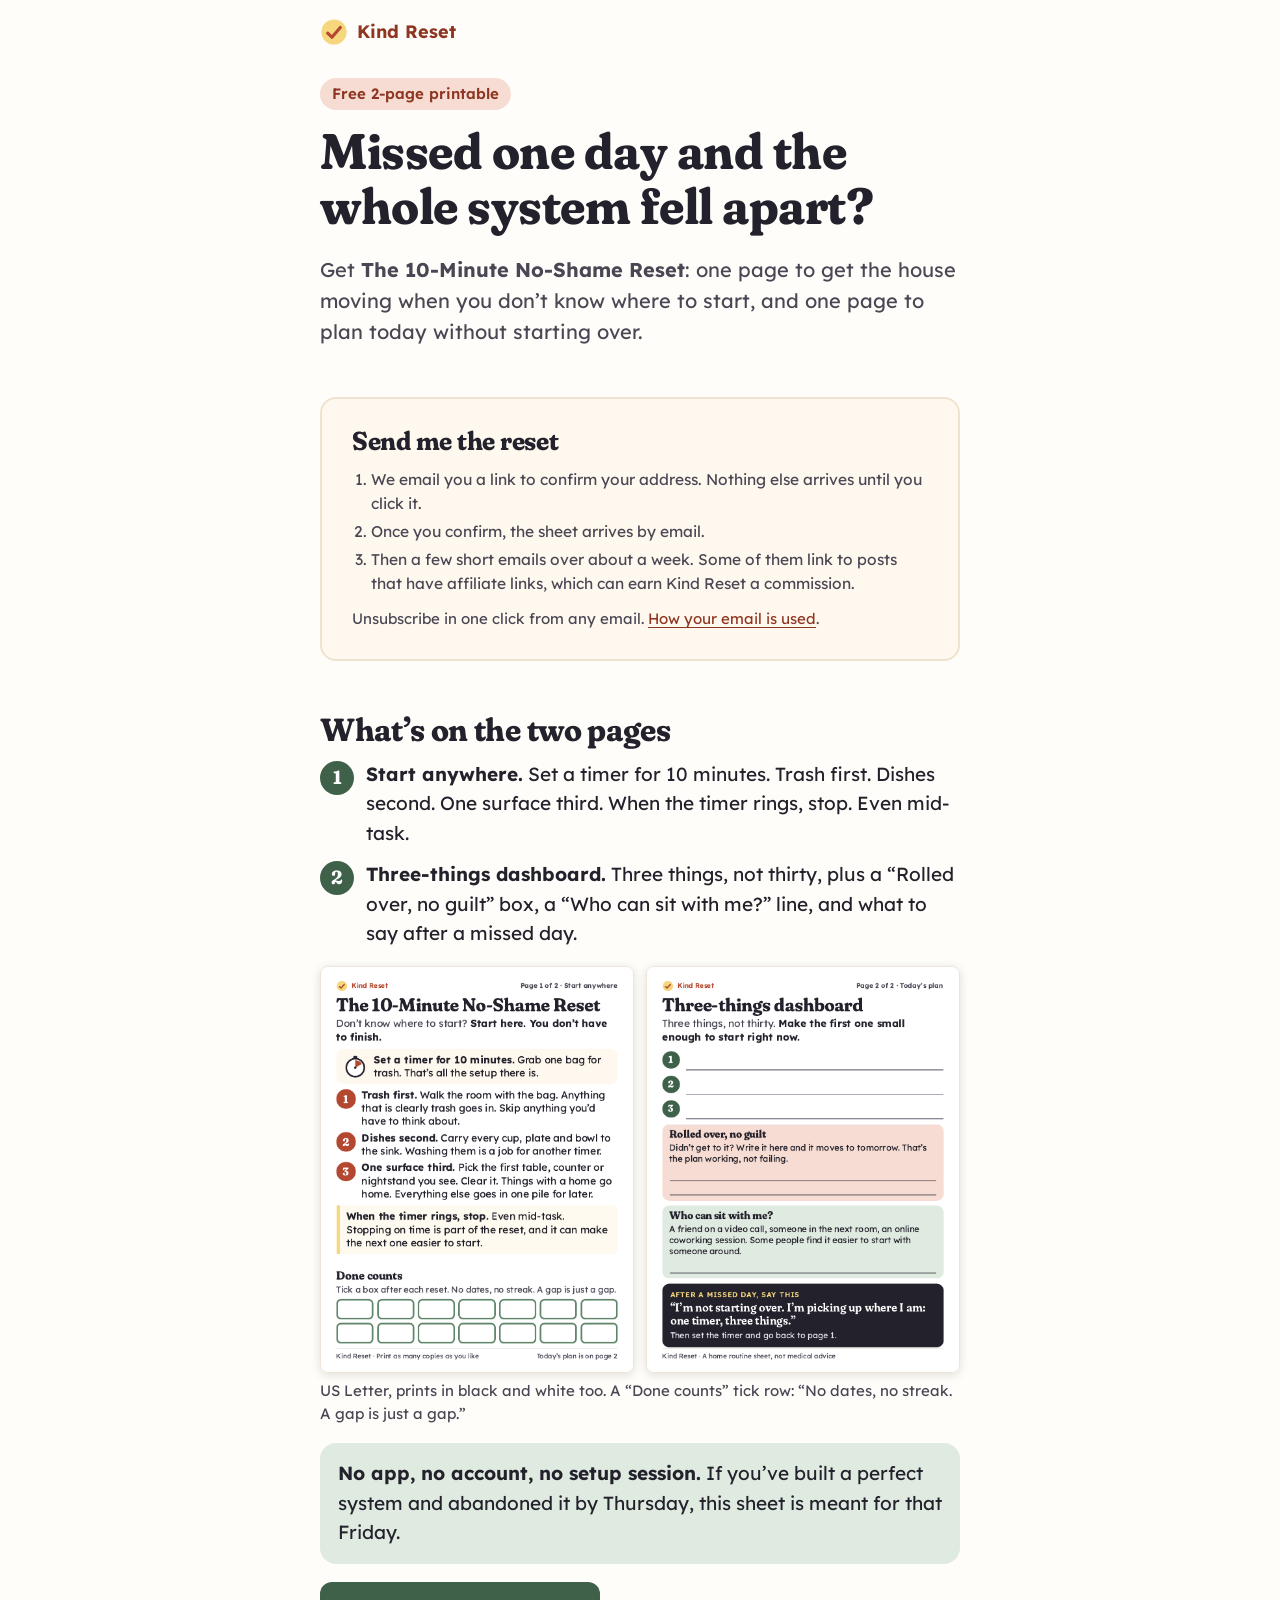
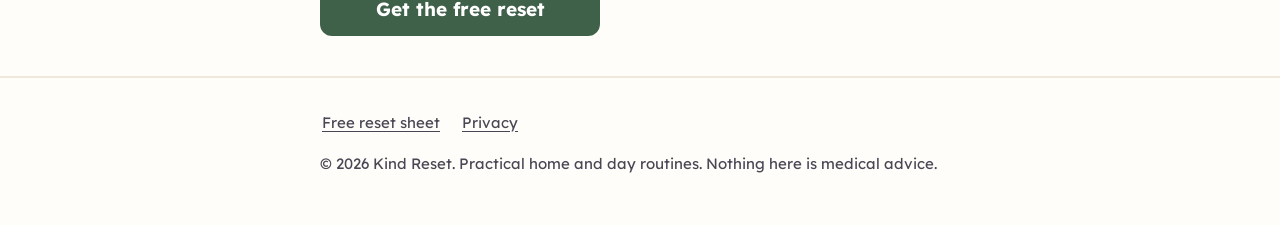
<file: index.html>
<!doctype html>
<html lang="en">
<head>
<meta charset="utf-8">
<meta name="viewport" content="width=device-width, initial-scale=1">
<meta name="p:domain_verify" content="6a40710d2e4d3366b601fffb152e312e"/>
<title>The 10-Minute No-Shame Reset (free printable) · Kind Reset</title>
<meta name="description" content="A free 2-page sheet for the day after your system falls apart: a 10-minute start-anywhere home reset and a three-things plan. Print it or read it on your phone.">
<link rel="icon" href="favicon.svg" type="image/svg+xml">
<link rel="preload" href="fonts/lexend-kr.woff2" as="font" type="font/woff2" crossorigin>
<link rel="stylesheet" href="styles.css">
</head>
<body>
<header class="site-header"><div class="wrap"><a class="logo" href="index.html"><svg viewBox="0 0 40 40" aria-hidden="true"><circle cx="20" cy="20" r="18" fill="#f6d77e"/><path d="M11 21.5l6 6 12-14" fill="none" stroke="#b4472f" stroke-width="4.5" stroke-linecap="round" stroke-linejoin="round"/></svg>Kind Reset</a></div></header>

<main class="wrap">
  <section class="hero">
    <span class="eyebrow">Free 2-page printable</span>
    <h1>Missed one day and the whole system fell apart?</h1>
    <p class="lede">Get <strong>The 10-Minute No-Shame Reset</strong>: one page to get the house moving when you don’t know where to start, and one page to plan today without starting over.</p>
  </section>

  <section class="optin" id="get-the-reset" aria-labelledby="optin-title">
    <h2 id="optin-title">Send me the reset</h2>

    <!--
      EmailOctopus inline form 7b22d070-e764-11f1-935c-251dbdf0d8b6 (from
      Email/Nothing Sticks Reset/form-embed.html). The embed includes email
      (required), first name (optional), the button “Send me the reset”, and
      a consent checkbox with the wording “Send me the reset sheet and Kind
      Reset emails. Unsubscribe anytime.” The form script blocks submit
      until the box is ticked. Double opt-in is on. Redirect URL:
      https://kindreset.github.io/thank-you.html. Keep the privacy link in
      the fineprint below. Do not add a second consent box.
    -->
    <script async src="https://eomail5.com/form/7b22d070-e764-11f1-935c-251dbdf0d8b6.js" data-form="7b22d070-e764-11f1-935c-251dbdf0d8b6"></script>

    <ol class="steps-next">
      <li>We email you a link to confirm your address. Nothing else arrives until you click it.</li>
      <li>Once you confirm, the sheet arrives by email.</li>
      <li>Then a few short emails over about a week. Some of them link to posts that have affiliate links, which can earn Kind Reset a commission.</li>
    </ol>
    <p class="fineprint">Unsubscribe in one click from any email. <a href="privacy.html">How your email is used</a>.</p>
  </section>

  <section aria-labelledby="inside-title">
    <h2 id="inside-title">What’s on the two pages</h2>
    <ul class="inside">
      <li><span class="dot">1</span><span><strong>Start anywhere.</strong> Set a timer for 10 minutes. Trash first. Dishes second. One surface third. When the timer rings, stop. Even mid-task.</span></li>
      <li><span class="dot">2</span><span><strong>Three-things dashboard.</strong> Three things, not thirty, plus a “Rolled over, no guilt” box, a “Who can sit with me?” line, and what to say after a missed day.</span></li>
    </ul>
    <div class="preview" aria-hidden="true">
      <img src="images/sheet-1.png" width="480" height="621" alt="" loading="lazy">
      <img src="images/sheet-2.png" width="480" height="621" alt="" loading="lazy">
    </div>
    <p class="small muted">US Letter, prints in black and white too. A “Done counts” tick row: “No dates, no streak. A gap is just a gap.”</p>
  </section>

  <section class="callout sage">
    <p><strong>No app, no account, no setup session.</strong> If you’ve built a perfect system and abandoned it by Thursday, this sheet is meant for that Friday.</p>
  </section>

  <p><a class="btn secondary" href="#get-the-reset">Get the free reset</a></p>
</main>

<footer class="site-footer"><div class="wrap">
  <nav aria-label="Footer"><a href="index.html">Free reset sheet</a><a href="privacy.html">Privacy</a></nav>
  <p>© 2026 Kind Reset. Practical home and day routines. Nothing here is medical advice.</p>
</div></footer>

</body>
</html>
</file>
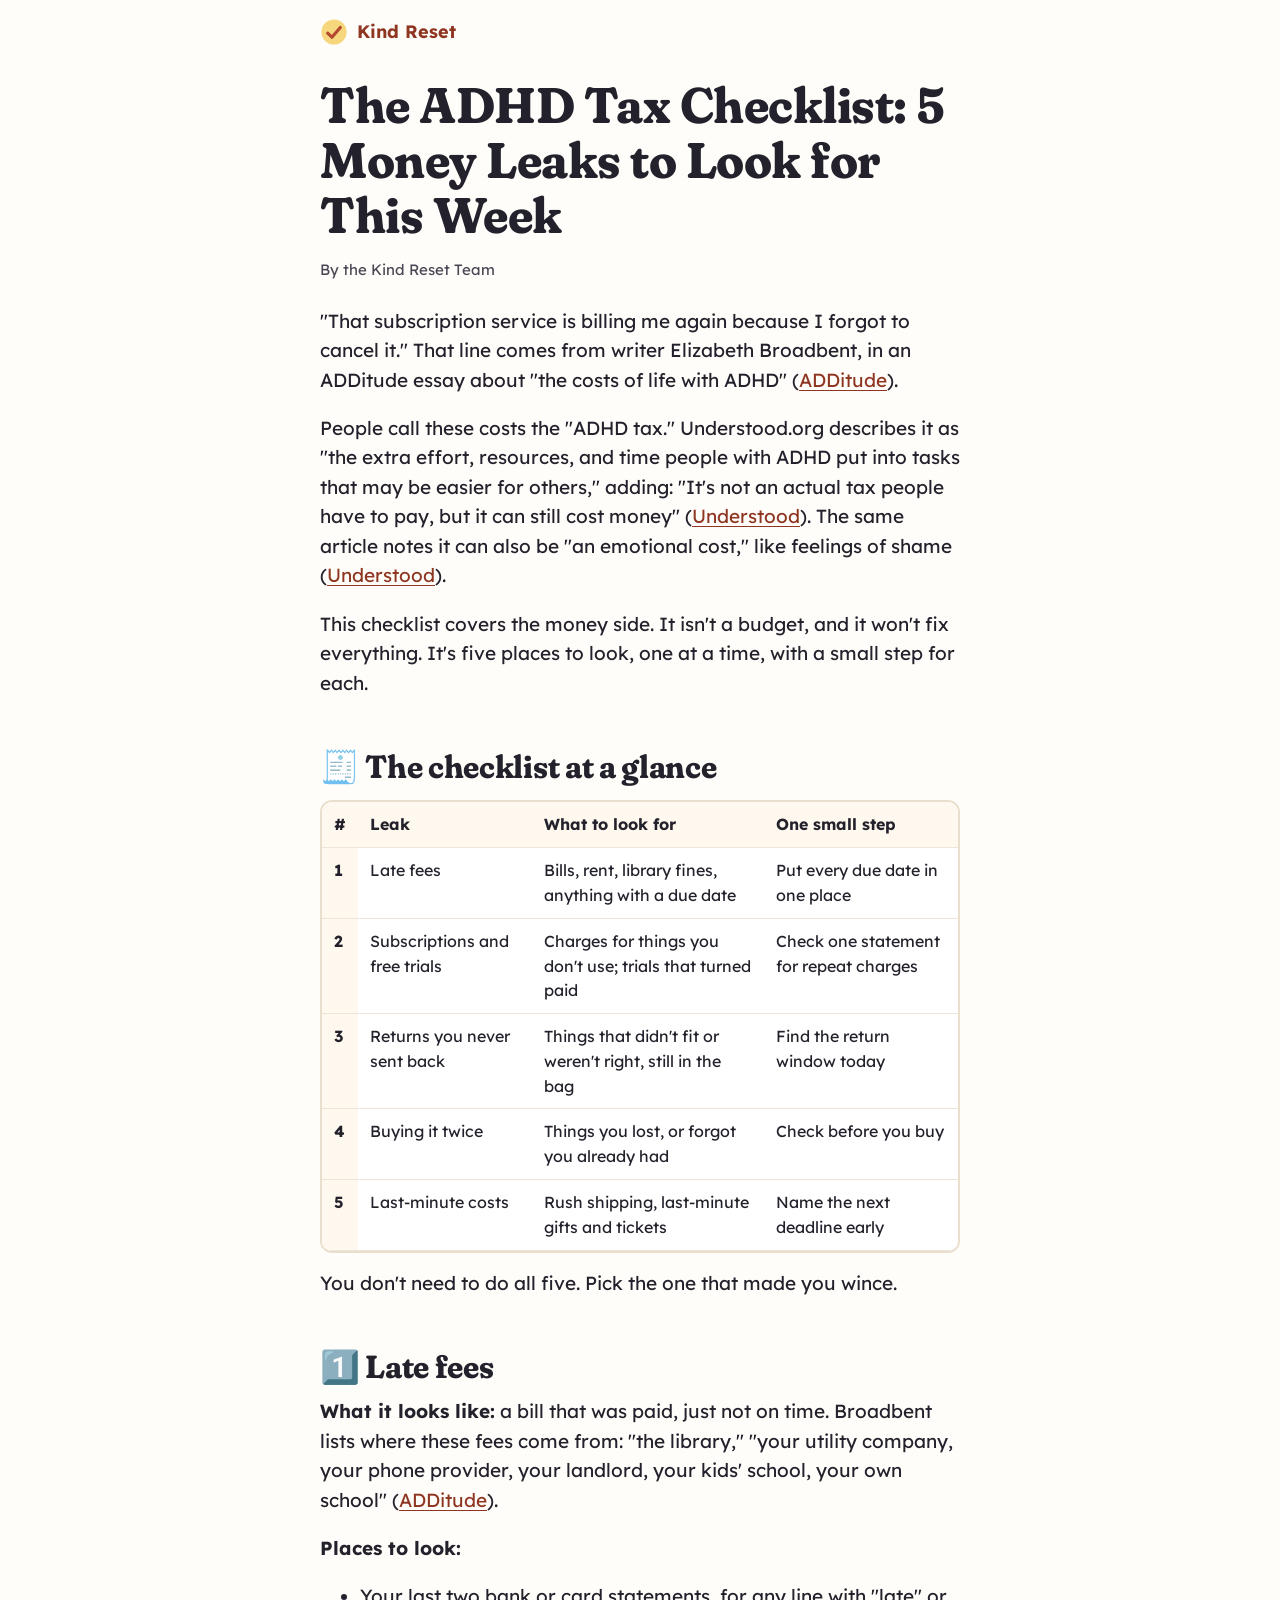
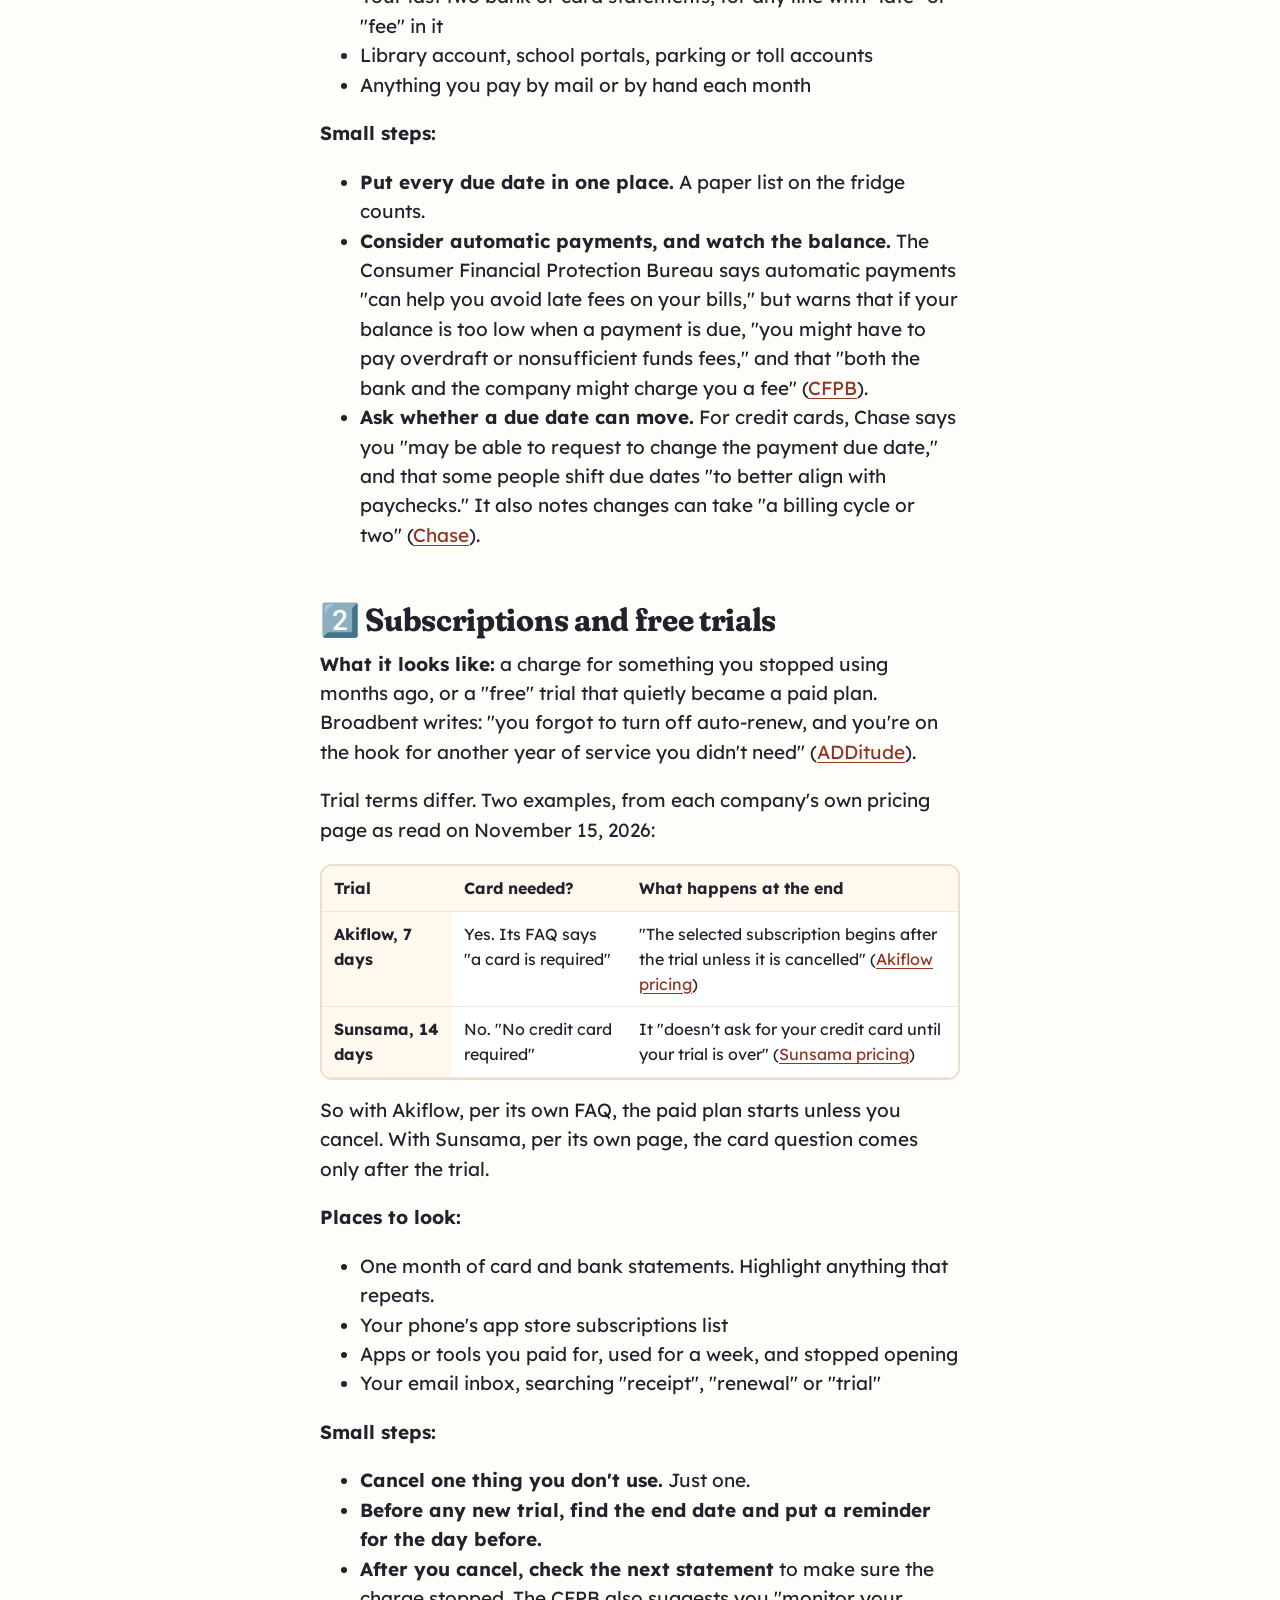
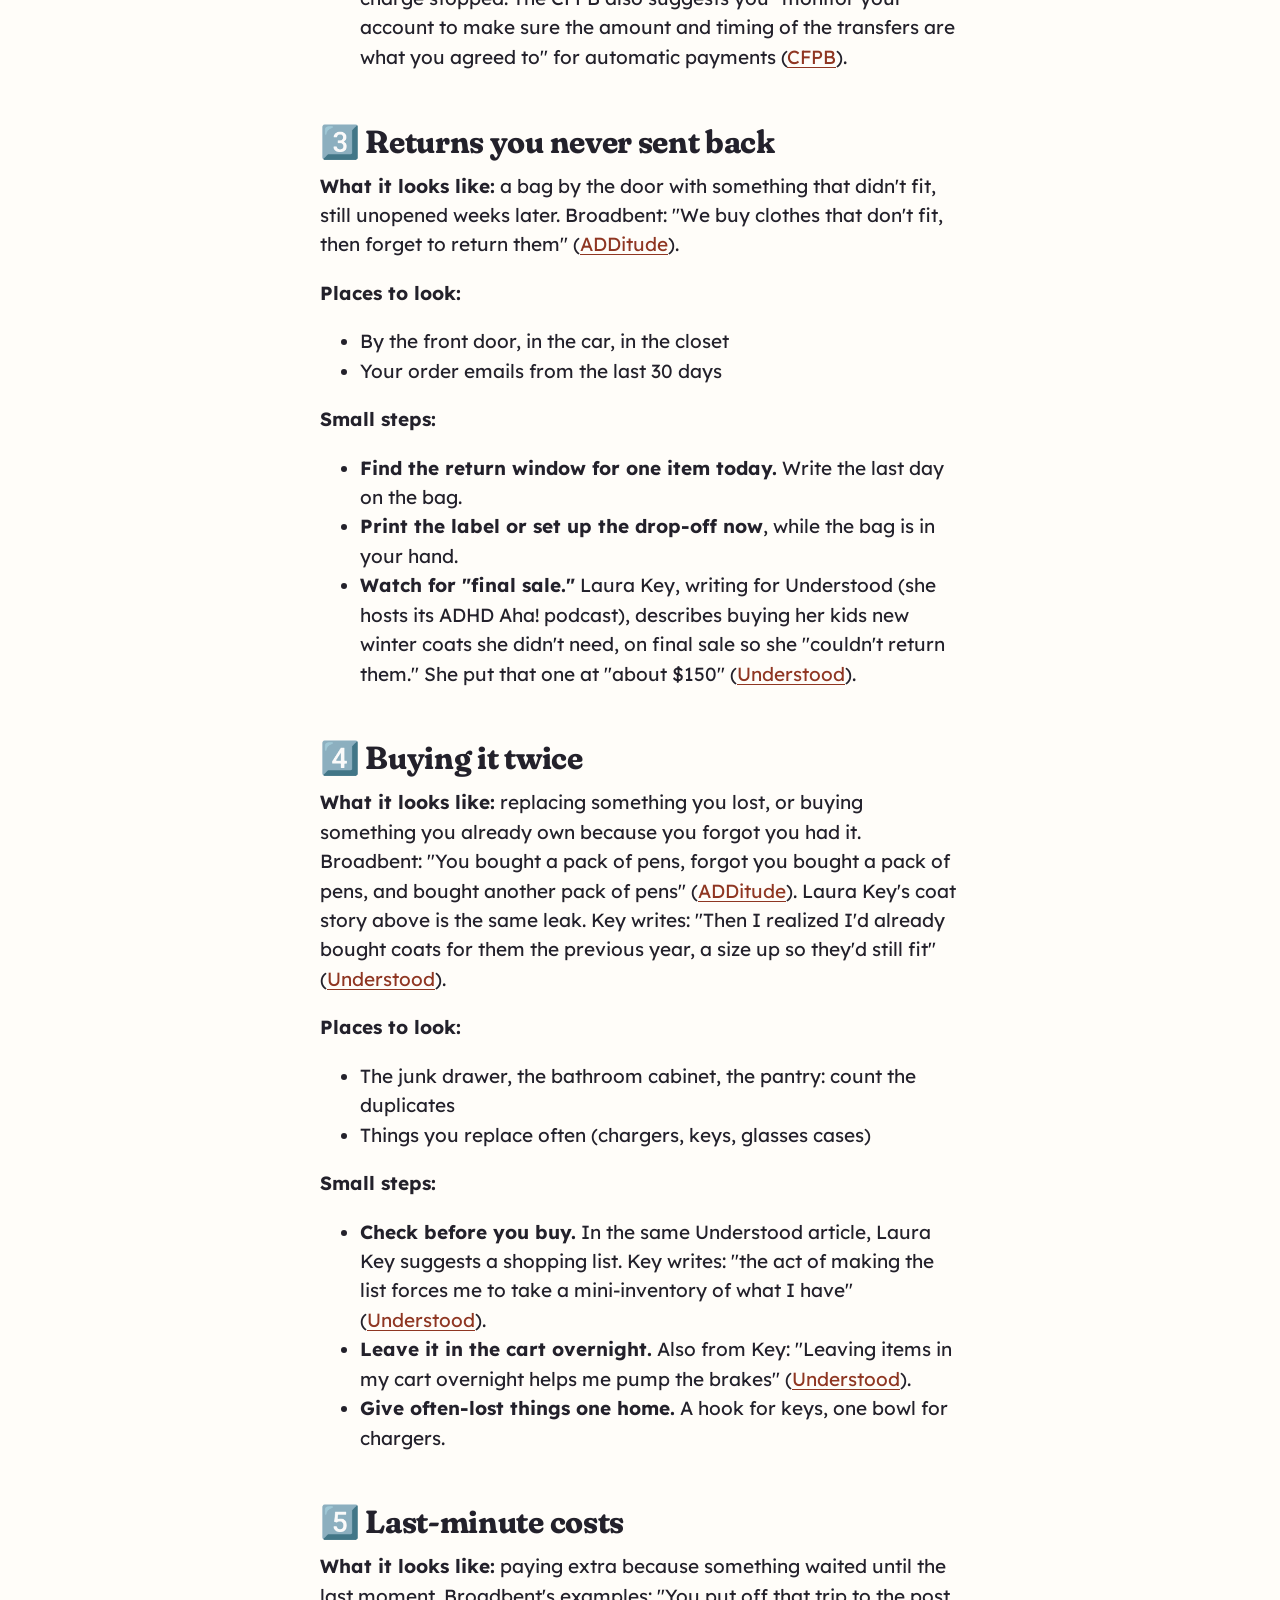
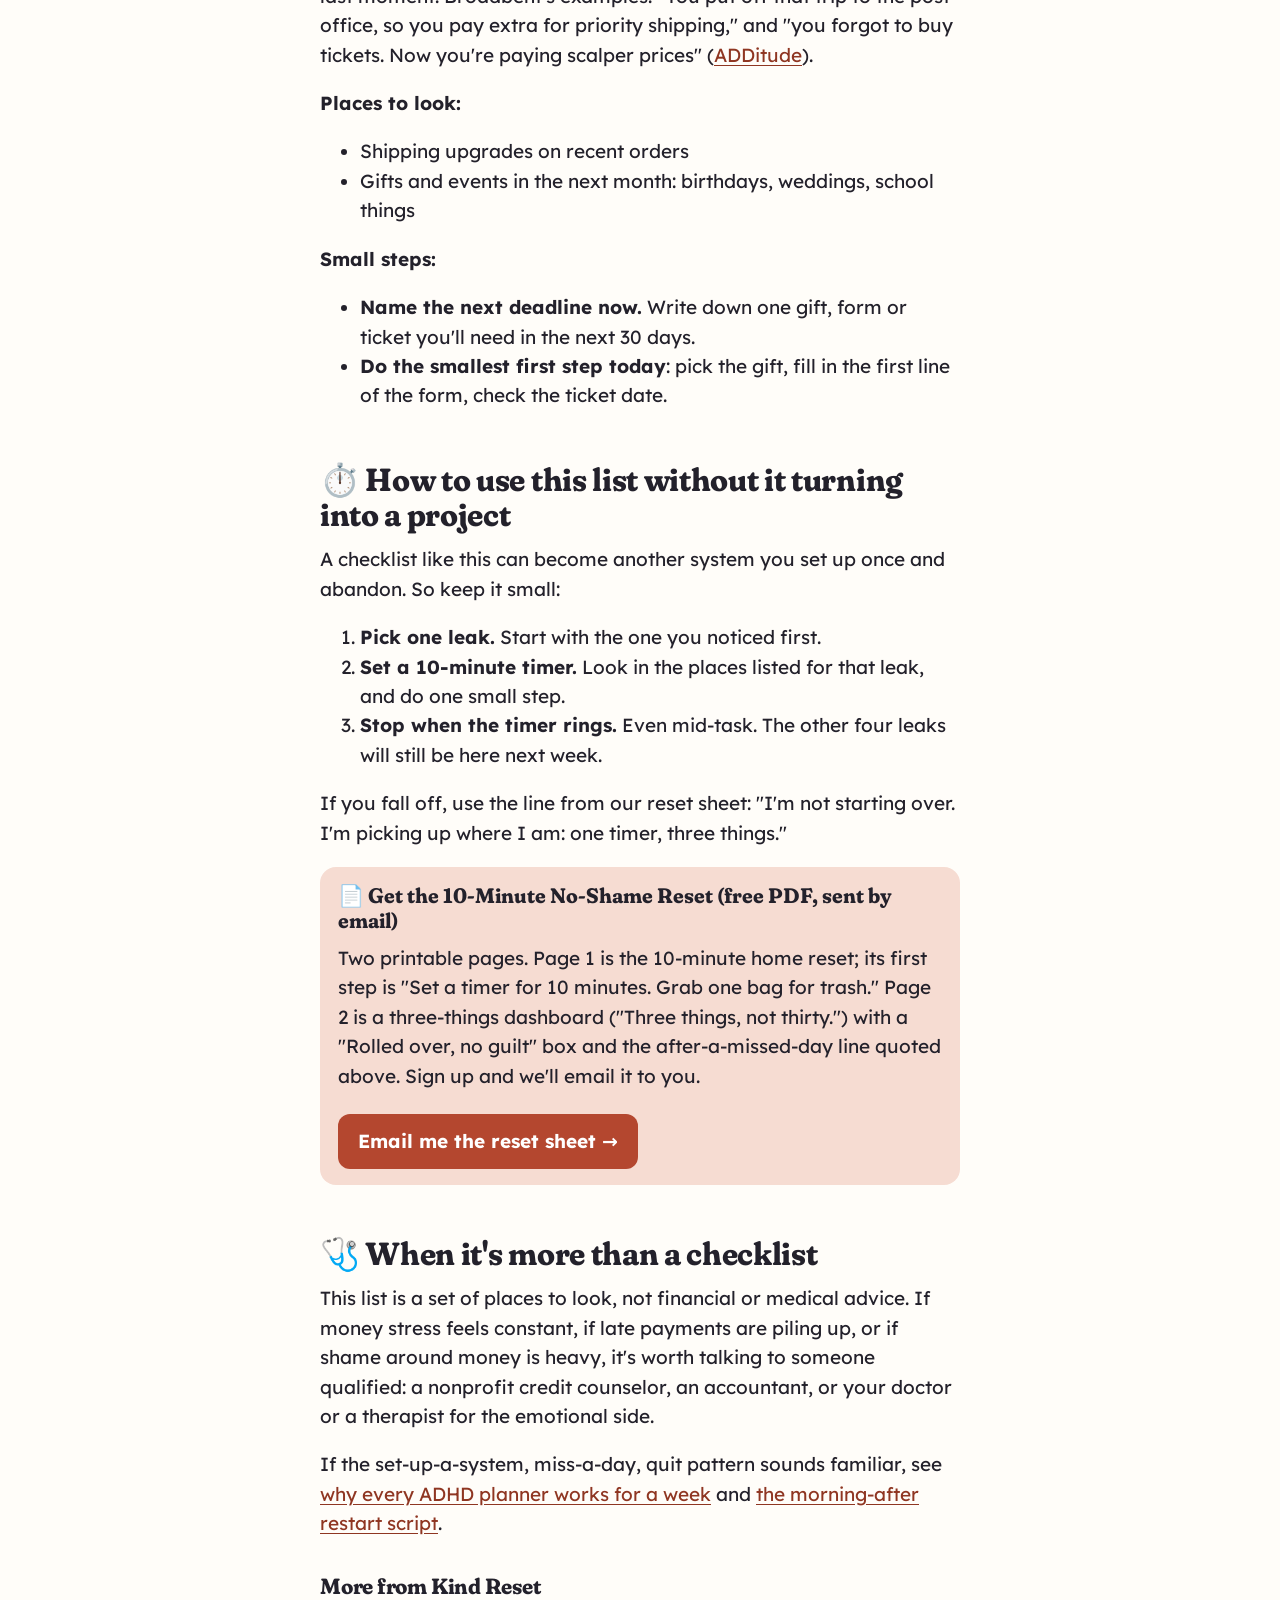
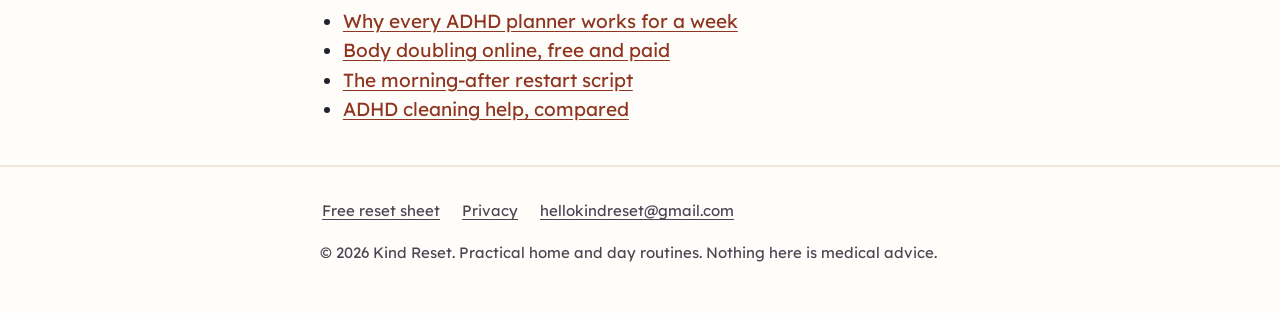
<file: adhd-tax-checklist/index.html>
<!doctype html>
<html lang="en">
<head>
<meta charset="utf-8">
<meta name="viewport" content="width=device-width, initial-scale=1">
<title>The ADHD Tax Checklist: 5 Money Leaks to Look for This Week · Kind Reset</title>
<meta name="description" content="ADHD tax checklist: five money leaks to look for, from late fees and forgotten free trials to unsent returns, with one small step for each and linked sources.">
<link rel="canonical" href="https://kindreset.github.io/adhd-tax-checklist/">
<meta property="og:type" content="article">
<meta property="og:title" content="The ADHD Tax Checklist: 5 Money Leaks to Look for This Week">
<meta property="og:description" content="ADHD tax checklist: five money leaks to look for, from late fees and forgotten free trials to unsent returns, with one small step for each and linked sources.">
<meta property="og:url" content="https://kindreset.github.io/adhd-tax-checklist/">
<meta property="og:site_name" content="Kind Reset">
<meta name="author" content="Kind Reset Team">
<link rel="icon" href="../favicon.svg" type="image/svg+xml">
<link rel="preload" href="../fonts/lexend-kr.woff2" as="font" type="font/woff2" crossorigin>
<link rel="stylesheet" href="../styles.css">
<style>
/* Blog-only additions. Base styles come from ../styles.css (funnel). */
.post-head { padding: 18px 0 4px; }
.post-head h1 { margin-bottom: .3em; }
.byline { margin: 0 0 1.4em; }
.post-disclosure { border: 2px solid #ecd58f; border-radius: 12px; padding: 12px 16px; margin: 18px 0; }
.post-disclosure p { margin: 0 0 .5em; }
.post-disclosure p:last-child { margin-bottom: 0; }
.post-callout .callout-title { font-family: "Fraunces KR", Georgia, serif; font-weight: 700; font-size: 21px; line-height: 1.2; margin-bottom: .5em; }
.post-callout .btn { margin-top: 4px; }
.pull { margin: 18px 0; padding: 12px 18px; border-left: 6px solid var(--sage); background: var(--cream); border-radius: 0 12px 12px 0; font-size: 20px; }
.pull p:last-child { margin-bottom: 0; }
.tool h2, .tool h3 { margin-top: 0; }
.tool ul:last-child, .tool p:last-child { margin-bottom: 0; }
.aff { font-weight: 700; }
.aff-cta .aff { color: var(--clay-dark); }
.checklist { list-style: none; padding-left: 0; }
.checklist li { position: relative; padding-left: 34px; margin-bottom: 8px; }
.checklist li::before { content: ""; position: absolute; left: 0; top: 3px; width: 20px; height: 20px; border: 2px solid var(--sage-dark); border-radius: 5px; background: #fff; }
.read-next { margin-top: 32px; }
.read-next h2 { font-size: 22px; }
.read-next ul { padding-left: 1.2em; }
</style>
</head>
<body>
<header class="site-header"><div class="wrap"><a class="logo" href="../"><svg viewBox="0 0 40 40" aria-hidden="true"><circle cx="20" cy="20" r="18" fill="#f6d77e"/><path d="M11 21.5l6 6 12-14" fill="none" stroke="#b4472f" stroke-width="4.5" stroke-linecap="round" stroke-linejoin="round"/></svg>Kind Reset</a></div></header>

<main class="wrap">
<article>
<header class="post-head">
  <h1>The ADHD Tax Checklist: 5 Money Leaks to Look for This Week</h1>
  <p class="byline muted small">By the Kind Reset Team</p>
</header>

<p>"That subscription service is billing me again because I forgot to cancel it." That line comes from writer Elizabeth Broadbent, in an ADDitude essay about "the costs of life with ADHD" (<a href="https://www.additudemag.com/adhd-tax-late-fees-fines-shame/" rel="noopener">ADDitude</a>).</p>
<p>People call these costs the "ADHD tax." Understood.org describes it as "the extra effort, resources, and time people with ADHD put into tasks that may be easier for others," adding: "It's not an actual tax people have to pay, but it can still cost money" (<a href="https://www.understood.org/en/articles/adhd-tax" rel="noopener">Understood</a>). The same article notes it can also be "an emotional cost," like feelings of shame (<a href="https://www.understood.org/en/articles/adhd-tax" rel="noopener">Understood</a>).</p>
<p>This checklist covers the money side. It isn't a budget, and it won't fix everything. It's five places to look, one at a time, with a small step for each.</p>
<h2 id="the-checklist-at-a-glance">🧾 The checklist at a glance</h2>
<div class="table-scroll"><table>
<thead><tr><th scope="col">#</th><th scope="col">Leak</th><th scope="col">What to look for</th><th scope="col">One small step</th></tr></thead>
<tbody>
<tr><th scope="row">1</th><td data-label="Leak"><span>Late fees</span></td><td data-label="What to look for"><span>Bills, rent, library fines, anything with a due date</span></td><td data-label="One small step"><span>Put every due date in one place</span></td></tr>
<tr><th scope="row">2</th><td data-label="Leak"><span>Subscriptions and free trials</span></td><td data-label="What to look for"><span>Charges for things you don't use; trials that turned paid</span></td><td data-label="One small step"><span>Check one statement for repeat charges</span></td></tr>
<tr><th scope="row">3</th><td data-label="Leak"><span>Returns you never sent back</span></td><td data-label="What to look for"><span>Things that didn't fit or weren't right, still in the bag</span></td><td data-label="One small step"><span>Find the return window today</span></td></tr>
<tr><th scope="row">4</th><td data-label="Leak"><span>Buying it twice</span></td><td data-label="What to look for"><span>Things you lost, or forgot you already had</span></td><td data-label="One small step"><span>Check before you buy</span></td></tr>
<tr><th scope="row">5</th><td data-label="Leak"><span>Last-minute costs</span></td><td data-label="What to look for"><span>Rush shipping, last-minute gifts and tickets</span></td><td data-label="One small step"><span>Name the next deadline early</span></td></tr>
</tbody></table></div>
<p>You don't need to do all five. Pick the one that made you wince.</p>
<h2 id="1-late-fees">1️⃣ Late fees</h2>
<p><strong>What it looks like:</strong> a bill that was paid, just not on time. Broadbent lists where these fees come from: "the library," "your utility company, your phone provider, your landlord, your kids' school, your own school" (<a href="https://www.additudemag.com/adhd-tax-late-fees-fines-shame/" rel="noopener">ADDitude</a>).</p>
<p><strong>Places to look:</strong></p>
<ul><li>Your last two bank or card statements, for any line with "late" or "fee" in it</li><li>Library account, school portals, parking or toll accounts</li><li>Anything you pay by mail or by hand each month</li></ul>
<p><strong>Small steps:</strong></p>
<ul><li><strong>Put every due date in one place.</strong> A paper list on the fridge counts.</li><li><strong>Consider automatic payments, and watch the balance.</strong> The Consumer Financial Protection Bureau says automatic payments "can help you avoid late fees on your bills," but warns that if your balance is too low when a payment is due, "you might have to pay overdraft or nonsufficient funds fees," and that "both the bank and the company might charge you a fee" (<a href="https://www.consumerfinance.gov/ask-cfpb/how-do-automatic-payments-from-a-bank-account-work-en-2021/" rel="noopener">CFPB</a>).</li><li><strong>Ask whether a due date can move.</strong> For credit cards, Chase says you "may be able to request to change the payment due date," and that some people shift due dates "to better align with paychecks." It also notes changes can take "a billing cycle or two" (<a href="https://www.chase.com/personal/credit-cards/education/basics/credit-card-billing-cycles-explained" rel="noopener">Chase</a>).</li></ul>
<h2 id="2-subscriptions-and-free-trials">2️⃣ Subscriptions and free trials</h2>
<p><strong>What it looks like:</strong> a charge for something you stopped using months ago, or a "free" trial that quietly became a paid plan. Broadbent writes: "you forgot to turn off auto-renew, and you're on the hook for another year of service you didn't need" (<a href="https://www.additudemag.com/adhd-tax-late-fees-fines-shame/" rel="noopener">ADDitude</a>).</p>
<p>Trial terms differ. Two examples, from each company's own pricing page as read on November 15, 2026:</p>
<div class="table-scroll"><table>
<thead><tr><th scope="col">Trial</th><th scope="col">Card needed?</th><th scope="col">What happens at the end</th></tr></thead>
<tbody>
<tr><th scope="row">Akiflow, 7 days</th><td data-label="Card needed?"><span>Yes. Its FAQ says "a card is required"</span></td><td data-label="What happens at the end"><span>"The selected subscription begins after the trial unless it is cancelled" (<a href="https://akiflow.com/pricing" rel="noopener">Akiflow pricing</a>)</span></td></tr>
<tr><th scope="row">Sunsama, 14 days</th><td data-label="Card needed?"><span>No. "No credit card required"</span></td><td data-label="What happens at the end"><span>It "doesn't ask for your credit card until your trial is over" (<a href="https://www.sunsama.com/pricing" rel="noopener">Sunsama pricing</a>)</span></td></tr>
</tbody></table></div>
<p>So with Akiflow, per its own FAQ, the paid plan starts unless you cancel. With Sunsama, per its own page, the card question comes only after the trial.</p>
<p><strong>Places to look:</strong></p>
<ul><li>One month of card and bank statements. Highlight anything that repeats.</li><li>Your phone's app store subscriptions list</li><li>Apps or tools you paid for, used for a week, and stopped opening</li><li>Your email inbox, searching "receipt", "renewal" or "trial"</li></ul>
<p><strong>Small steps:</strong></p>
<ul><li><strong>Cancel one thing you don't use.</strong> Just one.</li><li><strong>Before any new trial, find the end date and put a reminder for the day before.</strong></li><li><strong>After you cancel, check the next statement</strong> to make sure the charge stopped. The CFPB also suggests you "monitor your account to make sure the amount and timing of the transfers are what you agreed to" for automatic payments (<a href="https://www.consumerfinance.gov/ask-cfpb/how-do-automatic-payments-from-a-bank-account-work-en-2021/" rel="noopener">CFPB</a>).</li></ul>
<h2 id="3-returns-you-never-sent-back">3️⃣ Returns you never sent back</h2>
<p><strong>What it looks like:</strong> a bag by the door with something that didn't fit, still unopened weeks later. Broadbent: "We buy clothes that don't fit, then forget to return them" (<a href="https://www.additudemag.com/adhd-tax-late-fees-fines-shame/" rel="noopener">ADDitude</a>).</p>
<p><strong>Places to look:</strong></p>
<ul><li>By the front door, in the car, in the closet</li><li>Your order emails from the last 30 days</li></ul>
<p><strong>Small steps:</strong></p>
<ul><li><strong>Find the return window for one item today.</strong> Write the last day on the bag.</li><li><strong>Print the label or set up the drop-off now</strong>, while the bag is in your hand.</li><li><strong>Watch for "final sale."</strong> Laura Key, writing for Understood (she hosts its ADHD Aha! podcast), describes buying her kids new winter coats she didn't need, on final sale so she "couldn't return them." She put that one at "about $150" (<a href="https://www.understood.org/en/articles/adhd-tax" rel="noopener">Understood</a>).</li></ul>
<h2 id="4-buying-it-twice">4️⃣ Buying it twice</h2>
<p><strong>What it looks like:</strong> replacing something you lost, or buying something you already own because you forgot you had it. Broadbent: "You bought a pack of pens, forgot you bought a pack of pens, and bought another pack of pens" (<a href="https://www.additudemag.com/adhd-tax-late-fees-fines-shame/" rel="noopener">ADDitude</a>). Laura Key's coat story above is the same leak. Key writes: "Then I realized I'd already bought coats for them the previous year, a size up so they'd still fit" (<a href="https://www.understood.org/en/articles/adhd-tax" rel="noopener">Understood</a>).</p>
<p><strong>Places to look:</strong></p>
<ul><li>The junk drawer, the bathroom cabinet, the pantry: count the duplicates</li><li>Things you replace often (chargers, keys, glasses cases)</li></ul>
<p><strong>Small steps:</strong></p>
<ul><li><strong>Check before you buy.</strong> In the same Understood article, Laura Key suggests a shopping list. Key writes: "the act of making the list forces me to take a mini-inventory of what I have" (<a href="https://www.understood.org/en/articles/adhd-tax" rel="noopener">Understood</a>).</li><li><strong>Leave it in the cart overnight.</strong> Also from Key: "Leaving items in my cart overnight helps me pump the brakes" (<a href="https://www.understood.org/en/articles/adhd-tax" rel="noopener">Understood</a>).</li><li><strong>Give often-lost things one home.</strong> A hook for keys, one bowl for chargers.</li></ul>
<h2 id="5-last-minute-costs">5️⃣ Last-minute costs</h2>
<p><strong>What it looks like:</strong> paying extra because something waited until the last moment. Broadbent's examples: "You put off that trip to the post office, so you pay extra for priority shipping," and "you forgot to buy tickets. Now you're paying scalper prices" (<a href="https://www.additudemag.com/adhd-tax-late-fees-fines-shame/" rel="noopener">ADDitude</a>).</p>
<p><strong>Places to look:</strong></p>
<ul><li>Shipping upgrades on recent orders</li><li>Gifts and events in the next month: birthdays, weddings, school things</li></ul>
<p><strong>Small steps:</strong></p>
<ul><li><strong>Name the next deadline now.</strong> Write down one gift, form or ticket you'll need in the next 30 days.</li><li><strong>Do the smallest first step today</strong>: pick the gift, fill in the first line of the form, check the ticket date.</li></ul>
<h2 id="how-to-use-this-list-without-it-turning-into-a-project">⏱️ How to use this list without it turning into a project</h2>
<p>A checklist like this can become another system you set up once and abandon. So keep it small:</p>
<ol><li><strong>Pick one leak.</strong> Start with the one you noticed first.</li><li><strong>Set a 10-minute timer.</strong> Look in the places listed for that leak, and do one small step.</li><li><strong>Stop when the timer rings.</strong> Even mid-task. The other four leaks will still be here next week.</li></ol>
<p>If you fall off, use the line from our reset sheet: "I'm not starting over. I'm picking up where I am: one timer, three things."</p>
<aside class="callout clay post-callout"><p class="callout-title">📄 Get the 10-Minute No-Shame Reset (free PDF, sent by email)</p><p>Two printable pages. Page 1 is the 10-minute home reset; its first step is "Set a timer for 10 minutes. Grab one bag for trash." Page 2 is a three-things dashboard ("Three things, not thirty.") with a "Rolled over, no guilt" box and the after-a-missed-day line quoted above. Sign up and we'll email it to you.</p><p><a class="btn" href="../">Email me the reset sheet →</a></p></aside>
<h2 id="when-its-more-than-a-checklist">🩺 When it's more than a checklist</h2>
<p>This list is a set of places to look, not financial or medical advice. If money stress feels constant, if late payments are piling up, or if shame around money is heavy, it's worth talking to someone qualified: a nonprofit credit counselor, an accountant, or your doctor or a therapist for the emotional side.</p>
<p>If the set-up-a-system, miss-a-day, quit pattern sounds familiar, see <a href="../why-adhd-planners-stop-working/">why every ADHD planner works for a week</a> and <a href="../morning-after-restart-script/">the morning-after restart script</a>.</p>
</article>

<nav class="read-next" aria-labelledby="read-next-title">
  <h2 id="read-next-title">More from Kind Reset</h2>
  <ul><li><a href="../why-adhd-planners-stop-working/">Why every ADHD planner works for a week</a></li><li><a href="../body-doubling-online-free-paid/">Body doubling online, free and paid</a></li><li><a href="../morning-after-restart-script/">The morning-after restart script</a></li><li><a href="../adhd-cleaning-apps-adults-compared/">ADHD cleaning help, compared</a></li></ul>
</nav>
</main>

<footer class="site-footer"><div class="wrap">
  <nav aria-label="Footer"><a href="../">Free reset sheet</a><a href="../privacy.html">Privacy</a><a href="mailto:hellokindreset@gmail.com">hellokindreset@gmail.com</a></nav>
  <p>© 2026 Kind Reset. Practical home and day routines. Nothing here is medical advice.</p>
</div></footer>
</body>
</html>
</file>
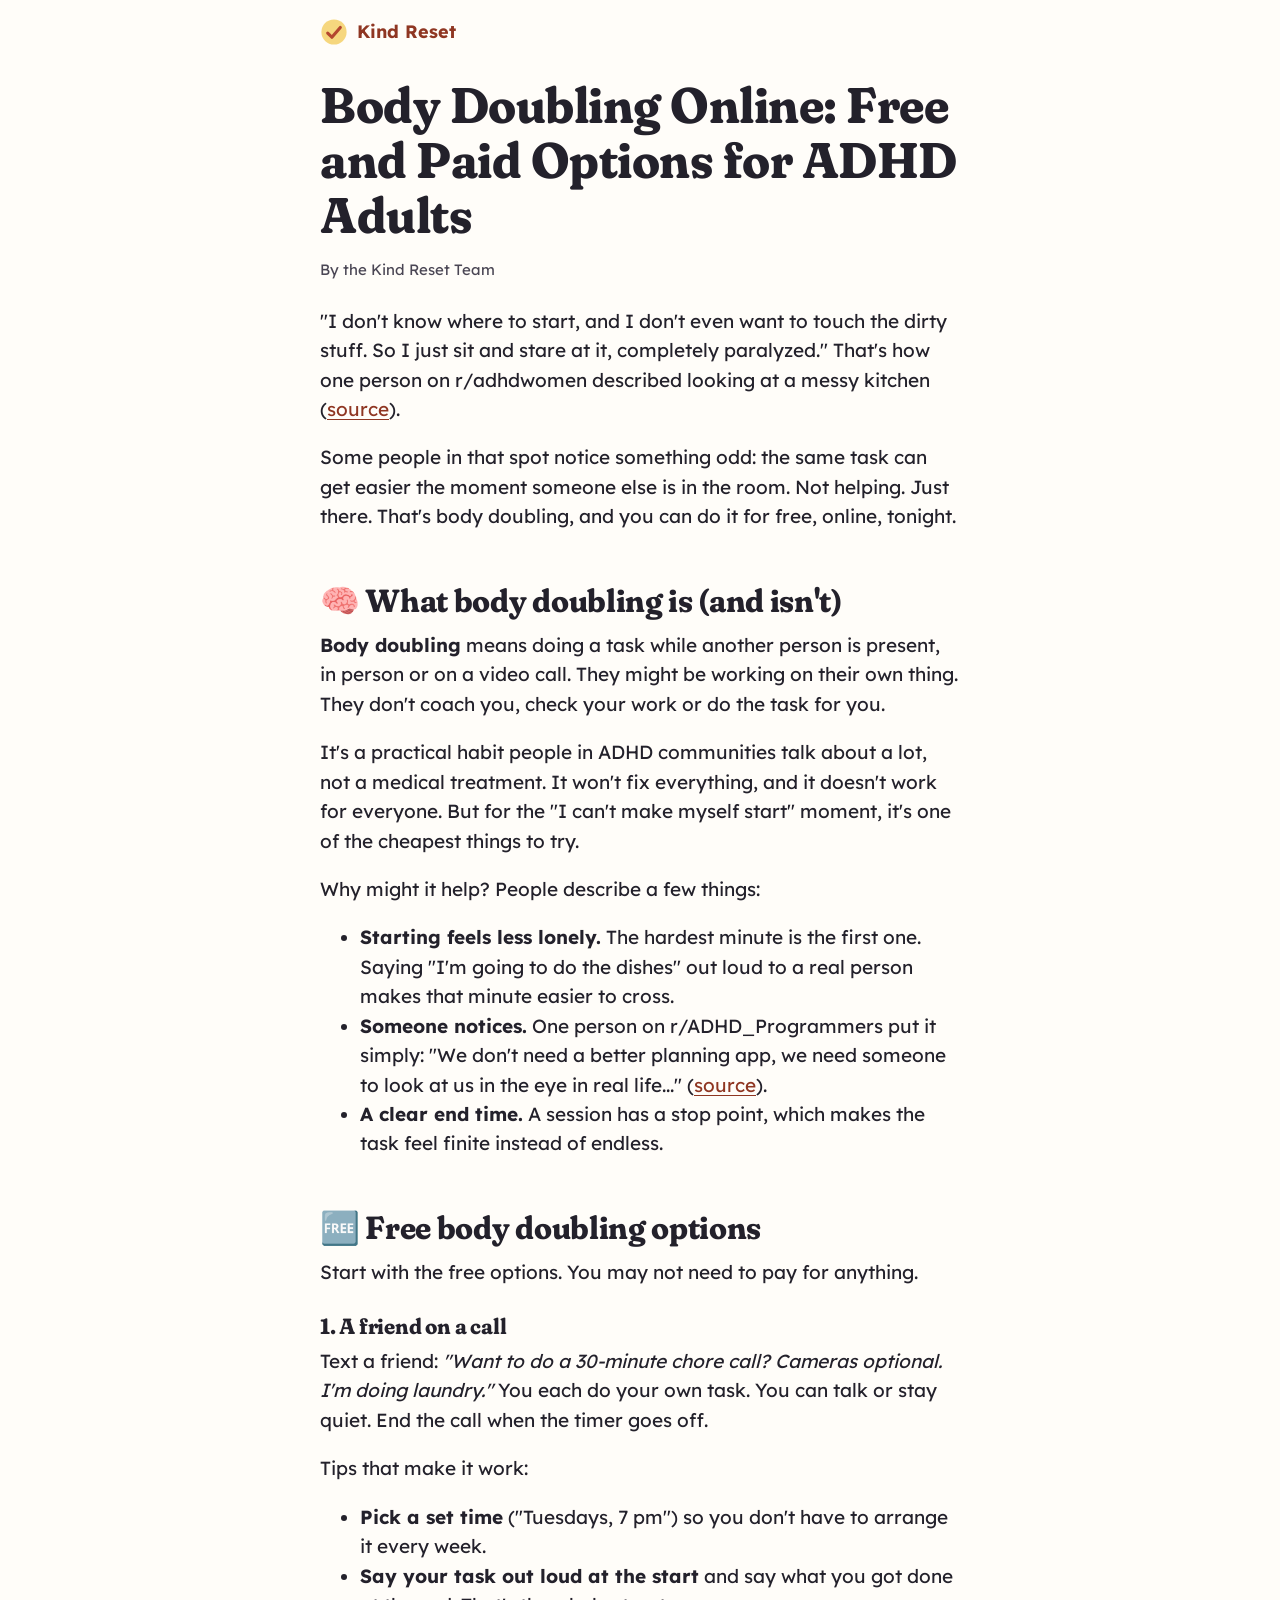
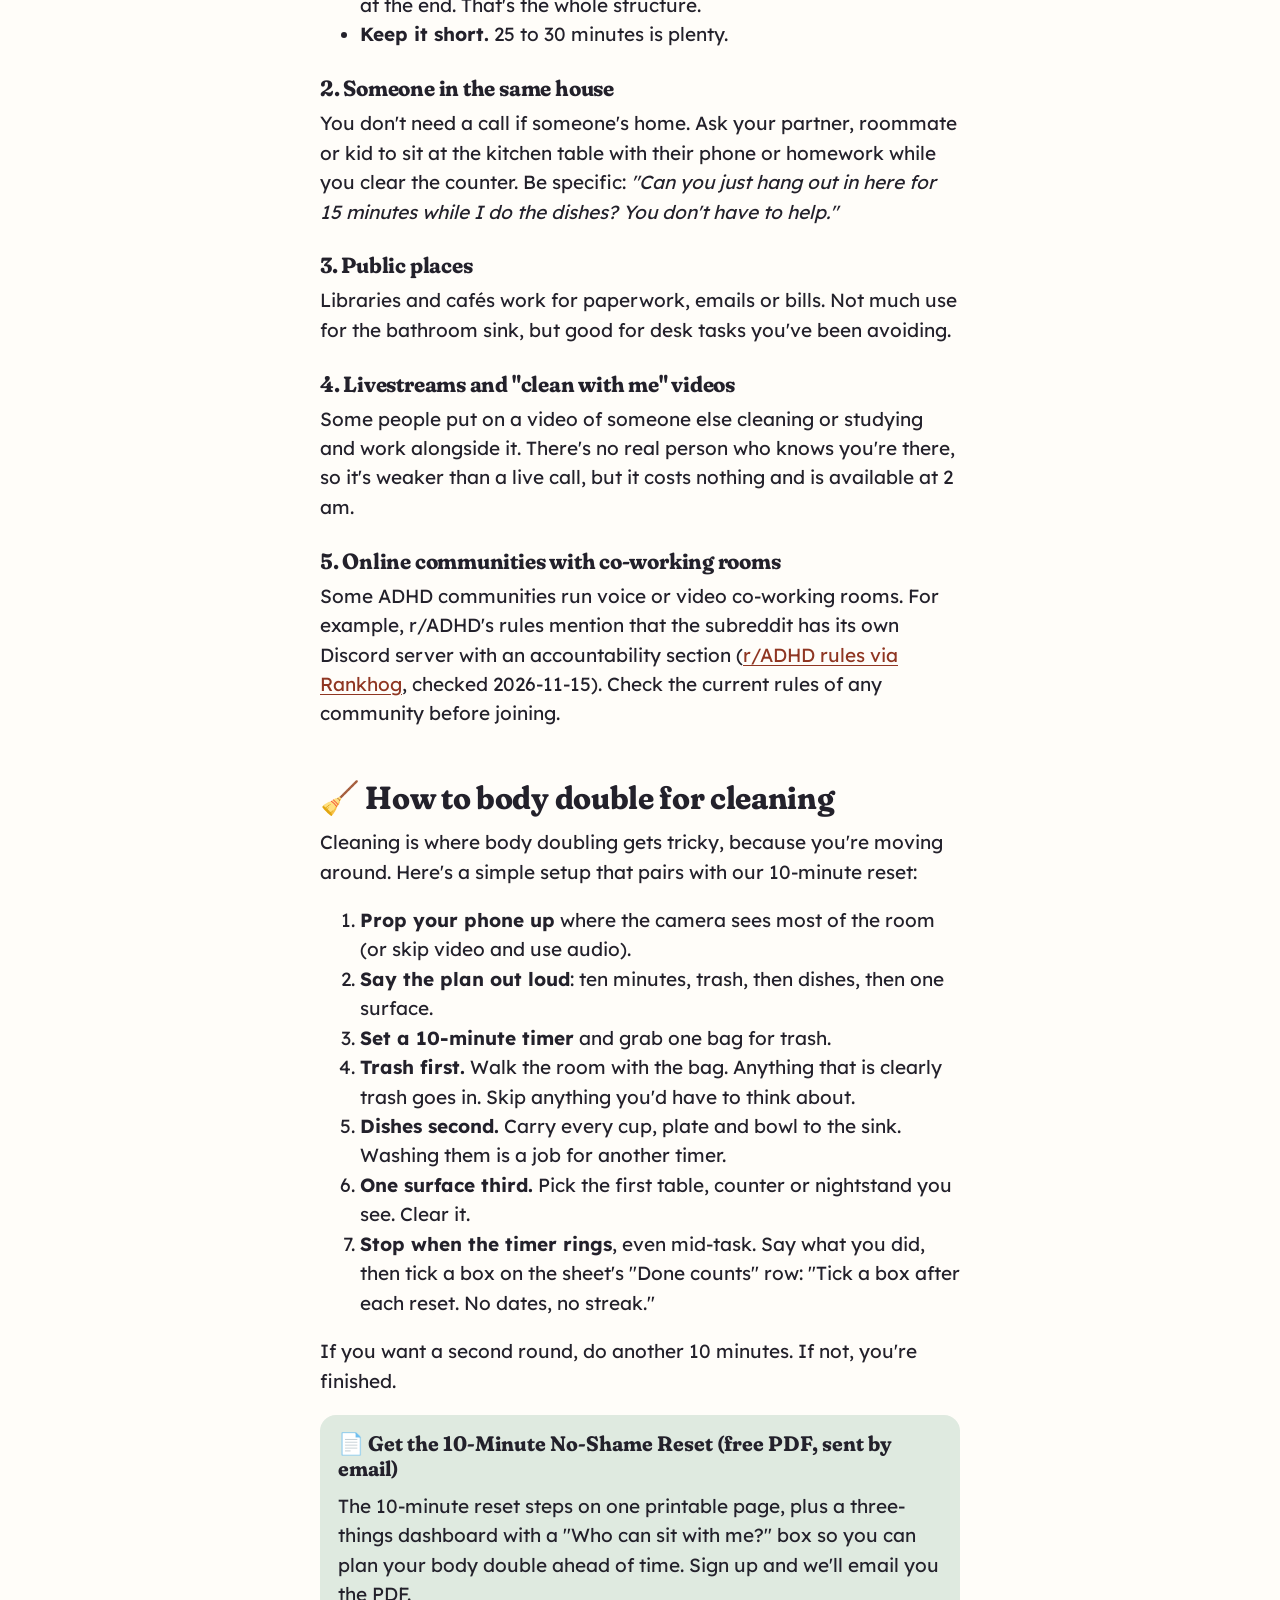
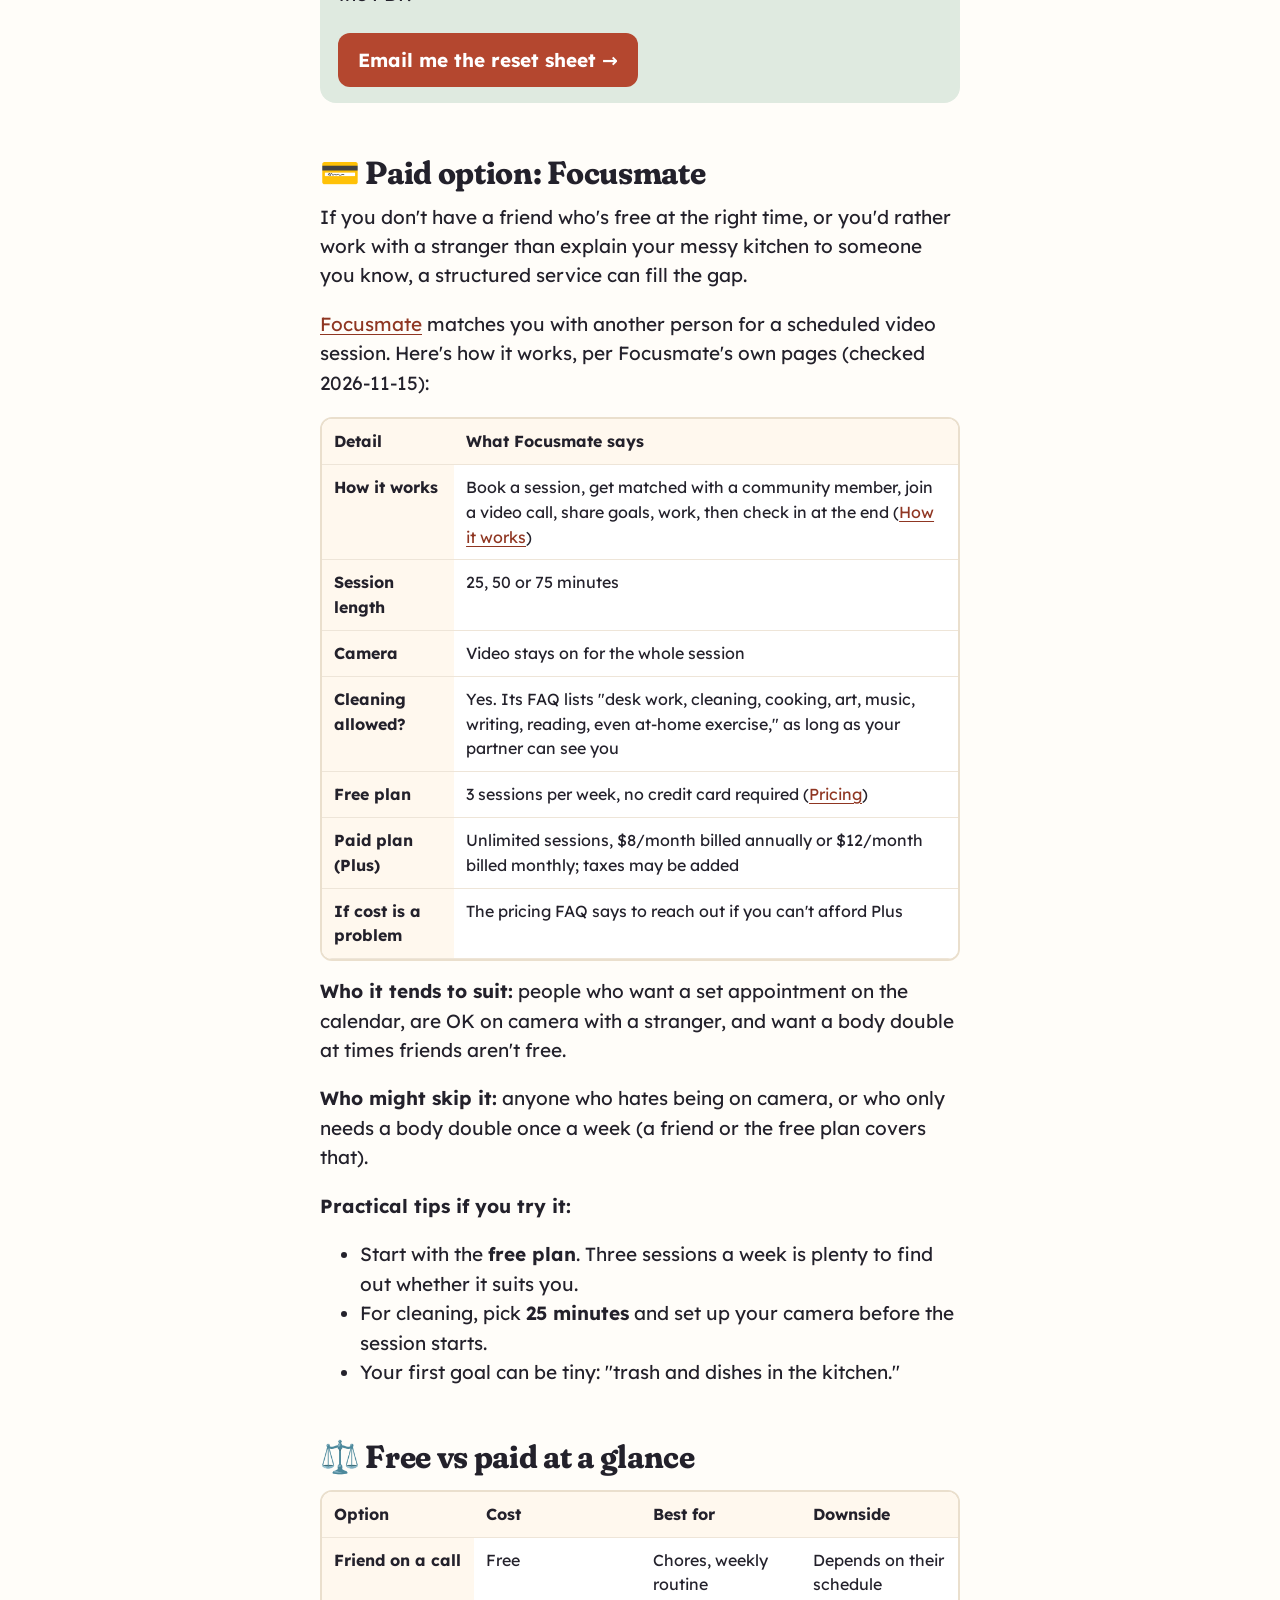
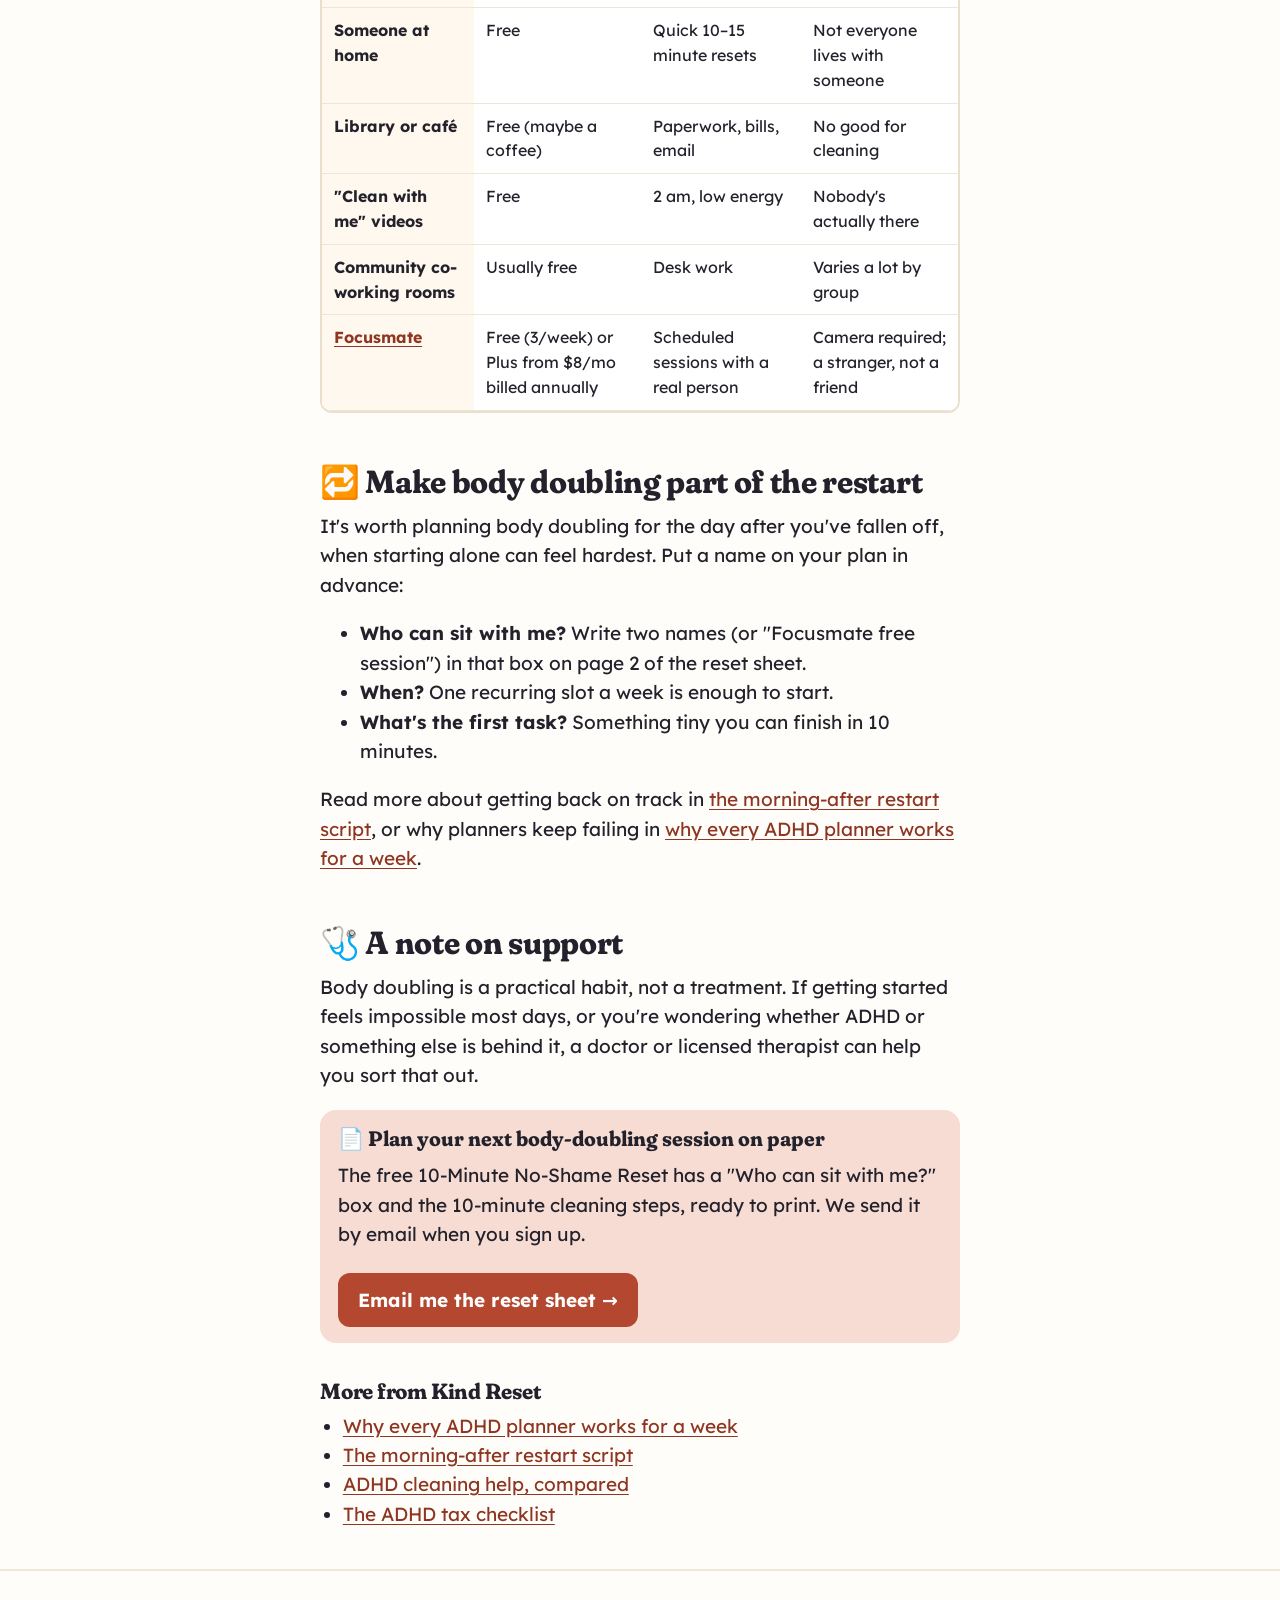
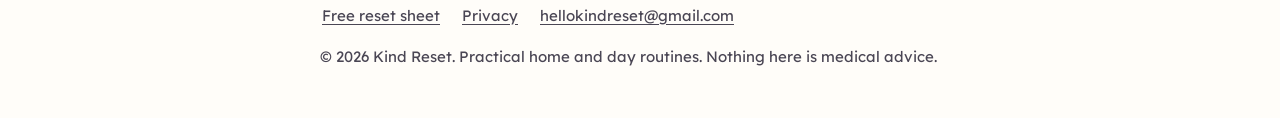
<file: body-doubling-online-free-paid/index.html>
<!doctype html>
<html lang="en">
<head>
<meta charset="utf-8">
<meta name="viewport" content="width=device-width, initial-scale=1">
<title>Body Doubling Online: Free and Paid Options for ADHD Adults · Kind Reset</title>
<meta name="description" content="ADHD body doubling online: what it is, free ways to try it tonight, and one paid option (Focusmate), with prices read from its site on November 15, 2026.">
<link rel="canonical" href="https://kindreset.github.io/body-doubling-online-free-paid/">
<meta property="og:type" content="article">
<meta property="og:title" content="Body Doubling Online: Free and Paid Options for ADHD Adults">
<meta property="og:description" content="ADHD body doubling online: what it is, free ways to try it tonight, and one paid option (Focusmate), with prices read from its site on November 15, 2026.">
<meta property="og:url" content="https://kindreset.github.io/body-doubling-online-free-paid/">
<meta property="og:site_name" content="Kind Reset">
<meta name="author" content="Kind Reset Team">
<link rel="icon" href="../favicon.svg" type="image/svg+xml">
<link rel="preload" href="../fonts/lexend-kr.woff2" as="font" type="font/woff2" crossorigin>
<link rel="stylesheet" href="../styles.css">
<style>
/* Blog-only additions. Base styles come from ../styles.css (funnel). */
.post-head { padding: 18px 0 4px; }
.post-head h1 { margin-bottom: .3em; }
.byline { margin: 0 0 1.4em; }
.post-disclosure { border: 2px solid #ecd58f; border-radius: 12px; padding: 12px 16px; margin: 18px 0; }
.post-disclosure p { margin: 0 0 .5em; }
.post-disclosure p:last-child { margin-bottom: 0; }
.post-callout .callout-title { font-family: "Fraunces KR", Georgia, serif; font-weight: 700; font-size: 21px; line-height: 1.2; margin-bottom: .5em; }
.post-callout .btn { margin-top: 4px; }
.pull { margin: 18px 0; padding: 12px 18px; border-left: 6px solid var(--sage); background: var(--cream); border-radius: 0 12px 12px 0; font-size: 20px; }
.pull p:last-child { margin-bottom: 0; }
.tool h2, .tool h3 { margin-top: 0; }
.tool ul:last-child, .tool p:last-child { margin-bottom: 0; }
.aff { font-weight: 700; }
.aff-cta .aff { color: var(--clay-dark); }
.checklist { list-style: none; padding-left: 0; }
.checklist li { position: relative; padding-left: 34px; margin-bottom: 8px; }
.checklist li::before { content: ""; position: absolute; left: 0; top: 3px; width: 20px; height: 20px; border: 2px solid var(--sage-dark); border-radius: 5px; background: #fff; }
.read-next { margin-top: 32px; }
.read-next h2 { font-size: 22px; }
.read-next ul { padding-left: 1.2em; }
</style>
</head>
<body>
<header class="site-header"><div class="wrap"><a class="logo" href="../"><svg viewBox="0 0 40 40" aria-hidden="true"><circle cx="20" cy="20" r="18" fill="#f6d77e"/><path d="M11 21.5l6 6 12-14" fill="none" stroke="#b4472f" stroke-width="4.5" stroke-linecap="round" stroke-linejoin="round"/></svg>Kind Reset</a></div></header>

<main class="wrap">
<article>
<header class="post-head">
  <h1>Body Doubling Online: Free and Paid Options for ADHD Adults</h1>
  <p class="byline muted small">By the Kind Reset Team</p>
</header>

<p>"I don't know where to start, and I don't even want to touch the dirty stuff. So I just sit and stare at it, completely paralyzed." That's how one person on r/adhdwomen described looking at a messy kitchen (<a href="https://www.reddit.com/r/adhdwomen/comments/1m40z57/cant_stand_the_mess_but_completely_paralyzed_and/" rel="noopener">source</a>).</p>
<p>Some people in that spot notice something odd: the same task can get easier the moment someone else is in the room. Not helping. Just there. That's body doubling, and you can do it for free, online, tonight.</p>
<h2 id="what-body-doubling-is-and-isnt">🧠 What body doubling is (and isn't)</h2>
<p><strong>Body doubling</strong> means doing a task while another person is present, in person or on a video call. They might be working on their own thing. They don't coach you, check your work or do the task for you.</p>
<p>It's a practical habit people in ADHD communities talk about a lot, not a medical treatment. It won't fix everything, and it doesn't work for everyone. But for the "I can't make myself start" moment, it's one of the cheapest things to try.</p>
<p>Why might it help? People describe a few things:</p>
<ul><li><strong>Starting feels less lonely.</strong> The hardest minute is the first one. Saying "I'm going to do the dishes" out loud to a real person makes that minute easier to cross.</li><li><strong>Someone notices.</strong> One person on r/ADHD_Programmers put it simply: "We don't need a better planning app, we need someone to look at us in the eye in real life..." (<a href="https://www.reddit.com/r/ADHD_Programmers/comments/1lrg2vt/tried_every_planner_app_but_nothing_sticks/" rel="noopener">source</a>).</li><li><strong>A clear end time.</strong> A session has a stop point, which makes the task feel finite instead of endless.</li></ul>
<h2 id="free-body-doubling-options">🆓 Free body doubling options</h2>
<p>Start with the free options. You may not need to pay for anything.</p>
<h3 id="1-a-friend-on-a-call">1. A friend on a call</h3>
<p>Text a friend: <em>"Want to do a 30-minute chore call? Cameras optional. I'm doing laundry."</em> You each do your own task. You can talk or stay quiet. End the call when the timer goes off.</p>
<p>Tips that make it work:</p>
<ul><li><strong>Pick a set time</strong> ("Tuesdays, 7 pm") so you don't have to arrange it every week.</li><li><strong>Say your task out loud at the start</strong> and say what you got done at the end. That's the whole structure.</li><li><strong>Keep it short.</strong> 25 to 30 minutes is plenty.</li></ul>
<h3 id="2-someone-in-the-same-house">2. Someone in the same house</h3>
<p>You don't need a call if someone's home. Ask your partner, roommate or kid to sit at the kitchen table with their phone or homework while you clear the counter. Be specific: <em>"Can you just hang out in here for 15 minutes while I do the dishes? You don't have to help."</em></p>
<h3 id="3-public-places">3. Public places</h3>
<p>Libraries and cafés work for paperwork, emails or bills. Not much use for the bathroom sink, but good for desk tasks you've been avoiding.</p>
<h3 id="4-livestreams-and-clean-with-me-videos">4. Livestreams and "clean with me" videos</h3>
<p>Some people put on a video of someone else cleaning or studying and work alongside it. There's no real person who knows you're there, so it's weaker than a live call, but it costs nothing and is available at 2 am.</p>
<h3 id="5-online-communities-with-co-working-rooms">5. Online communities with co-working rooms</h3>
<p>Some ADHD communities run voice or video co-working rooms. For example, r/ADHD's rules mention that the subreddit has its own Discord server with an accountability section (<a href="https://rankhog.com/subreddits/adhd" rel="noopener">r/ADHD rules via Rankhog</a>, checked 2026-11-15). Check the current rules of any community before joining.</p>
<h2 id="how-to-body-double-for-cleaning">🧹 How to body double for cleaning</h2>
<p>Cleaning is where body doubling gets tricky, because you're moving around. Here's a simple setup that pairs with our 10-minute reset:</p>
<ol><li><strong>Prop your phone up</strong> where the camera sees most of the room (or skip video and use audio).</li><li><strong>Say the plan out loud</strong>: ten minutes, trash, then dishes, then one surface.</li><li><strong>Set a 10-minute timer</strong> and grab one bag for trash.</li><li><strong>Trash first.</strong> Walk the room with the bag. Anything that is clearly trash goes in. Skip anything you'd have to think about.</li><li><strong>Dishes second.</strong> Carry every cup, plate and bowl to the sink. Washing them is a job for another timer.</li><li><strong>One surface third.</strong> Pick the first table, counter or nightstand you see. Clear it.</li><li><strong>Stop when the timer rings</strong>, even mid-task. Say what you did, then tick a box on the sheet's "Done counts" row: "Tick a box after each reset. No dates, no streak."</li></ol>
<p>If you want a second round, do another 10 minutes. If not, you're finished.</p>
<aside class="callout sage post-callout"><p class="callout-title">📄 Get the 10-Minute No-Shame Reset (free PDF, sent by email)</p><p>The 10-minute reset steps on one printable page, plus a three-things dashboard with a "Who can sit with me?" box so you can plan your body double ahead of time. Sign up and we'll email you the PDF.</p><p><a class="btn" href="../">Email me the reset sheet →</a></p></aside>
<h2 id="paid-option-focusmate">💳 Paid option: Focusmate</h2>
<p>If you don't have a friend who's free at the right time, or you'd rather work with a stranger than explain your messy kitchen to someone you know, a structured service can fill the gap.</p>
<p><a href="https://www.focusmate.com/how-it-works/" rel="noopener">Focusmate</a> matches you with another person for a scheduled video session. Here's how it works, per Focusmate's own pages (checked 2026-11-15):</p>
<div class="table-scroll"><table>
<thead><tr><th scope="col">Detail</th><th scope="col">What Focusmate says</th></tr></thead>
<tbody>
<tr><th scope="row">How it works</th><td data-label="What Focusmate says"><span>Book a session, get matched with a community member, join a video call, share goals, work, then check in at the end (<a href="https://www.focusmate.com/how-it-works/" rel="noopener">How it works</a>)</span></td></tr>
<tr><th scope="row">Session length</th><td data-label="What Focusmate says"><span>25, 50 or 75 minutes</span></td></tr>
<tr><th scope="row">Camera</th><td data-label="What Focusmate says"><span>Video stays on for the whole session</span></td></tr>
<tr><th scope="row">Cleaning allowed?</th><td data-label="What Focusmate says"><span>Yes. Its FAQ lists "desk work, cleaning, cooking, art, music, writing, reading, even at-home exercise," as long as your partner can see you</span></td></tr>
<tr><th scope="row">Free plan</th><td data-label="What Focusmate says"><span>3 sessions per week, no credit card required (<a href="https://www.focusmate.com/pricing/" rel="noopener">Pricing</a>)</span></td></tr>
<tr><th scope="row">Paid plan (Plus)</th><td data-label="What Focusmate says"><span>Unlimited sessions, $8/month billed annually or $12/month billed monthly; taxes may be added</span></td></tr>
<tr><th scope="row">If cost is a problem</th><td data-label="What Focusmate says"><span>The pricing FAQ says to reach out if you can't afford Plus</span></td></tr>
</tbody></table></div>
<p><strong>Who it tends to suit:</strong> people who want a set appointment on the calendar, are OK on camera with a stranger, and want a body double at times friends aren't free.</p>
<p><strong>Who might skip it:</strong> anyone who hates being on camera, or who only needs a body double once a week (a friend or the free plan covers that).</p>
<p><strong>Practical tips if you try it:</strong></p>
<ul><li>Start with the <strong>free plan</strong>. Three sessions a week is plenty to find out whether it suits you.</li><li>For cleaning, pick <strong>25 minutes</strong> and set up your camera before the session starts.</li><li>Your first goal can be tiny: "trash and dishes in the kitchen."</li></ul>
<h2 id="free-vs-paid-at-a-glance">⚖️ Free vs paid at a glance</h2>
<div class="table-scroll"><table>
<thead><tr><th scope="col">Option</th><th scope="col">Cost</th><th scope="col">Best for</th><th scope="col">Downside</th></tr></thead>
<tbody>
<tr><th scope="row">Friend on a call</th><td data-label="Cost"><span>Free</span></td><td data-label="Best for"><span>Chores, weekly routine</span></td><td data-label="Downside"><span>Depends on their schedule</span></td></tr>
<tr><th scope="row">Someone at home</th><td data-label="Cost"><span>Free</span></td><td data-label="Best for"><span>Quick 10–15 minute resets</span></td><td data-label="Downside"><span>Not everyone lives with someone</span></td></tr>
<tr><th scope="row">Library or café</th><td data-label="Cost"><span>Free (maybe a coffee)</span></td><td data-label="Best for"><span>Paperwork, bills, email</span></td><td data-label="Downside"><span>No good for cleaning</span></td></tr>
<tr><th scope="row">"Clean with me" videos</th><td data-label="Cost"><span>Free</span></td><td data-label="Best for"><span>2 am, low energy</span></td><td data-label="Downside"><span>Nobody's actually there</span></td></tr>
<tr><th scope="row">Community co-working rooms</th><td data-label="Cost"><span>Usually free</span></td><td data-label="Best for"><span>Desk work</span></td><td data-label="Downside"><span>Varies a lot by group</span></td></tr>
<tr><th scope="row"><a href="https://www.focusmate.com/how-it-works/" rel="noopener">Focusmate</a></th><td data-label="Cost"><span>Free (3/week) or Plus from $8/mo billed annually</span></td><td data-label="Best for"><span>Scheduled sessions with a real person</span></td><td data-label="Downside"><span>Camera required; a stranger, not a friend</span></td></tr>
</tbody></table></div>
<h2 id="make-body-doubling-part-of-the-restart">🔁 Make body doubling part of the restart</h2>
<p>It's worth planning body doubling for the day after you've fallen off, when starting alone can feel hardest. Put a name on your plan in advance:</p>
<ul><li><strong>Who can sit with me?</strong> Write two names (or "Focusmate free session") in that box on page 2 of the reset sheet.</li><li><strong>When?</strong> One recurring slot a week is enough to start.</li><li><strong>What's the first task?</strong> Something tiny you can finish in 10 minutes.</li></ul>
<p>Read more about getting back on track in <a href="../morning-after-restart-script/">the morning-after restart script</a>, or why planners keep failing in <a href="../why-adhd-planners-stop-working/">why every ADHD planner works for a week</a>.</p>
<h2 id="a-note-on-support">🩺 A note on support</h2>
<p>Body doubling is a practical habit, not a treatment. If getting started feels impossible most days, or you're wondering whether ADHD or something else is behind it, a doctor or licensed therapist can help you sort that out.</p>
<aside class="callout clay post-callout"><p class="callout-title">📄 Plan your next body-doubling session on paper</p><p>The free 10-Minute No-Shame Reset has a "Who can sit with me?" box and the 10-minute cleaning steps, ready to print. We send it by email when you sign up.</p><p><a class="btn" href="../">Email me the reset sheet →</a></p></aside>
</article>

<nav class="read-next" aria-labelledby="read-next-title">
  <h2 id="read-next-title">More from Kind Reset</h2>
  <ul><li><a href="../why-adhd-planners-stop-working/">Why every ADHD planner works for a week</a></li><li><a href="../morning-after-restart-script/">The morning-after restart script</a></li><li><a href="../adhd-cleaning-apps-adults-compared/">ADHD cleaning help, compared</a></li><li><a href="../adhd-tax-checklist/">The ADHD tax checklist</a></li></ul>
</nav>
</main>

<footer class="site-footer"><div class="wrap">
  <nav aria-label="Footer"><a href="../">Free reset sheet</a><a href="../privacy.html">Privacy</a><a href="mailto:hellokindreset@gmail.com">hellokindreset@gmail.com</a></nav>
  <p>© 2026 Kind Reset. Practical home and day routines. Nothing here is medical advice.</p>
</div></footer>
</body>
</html>
</file>
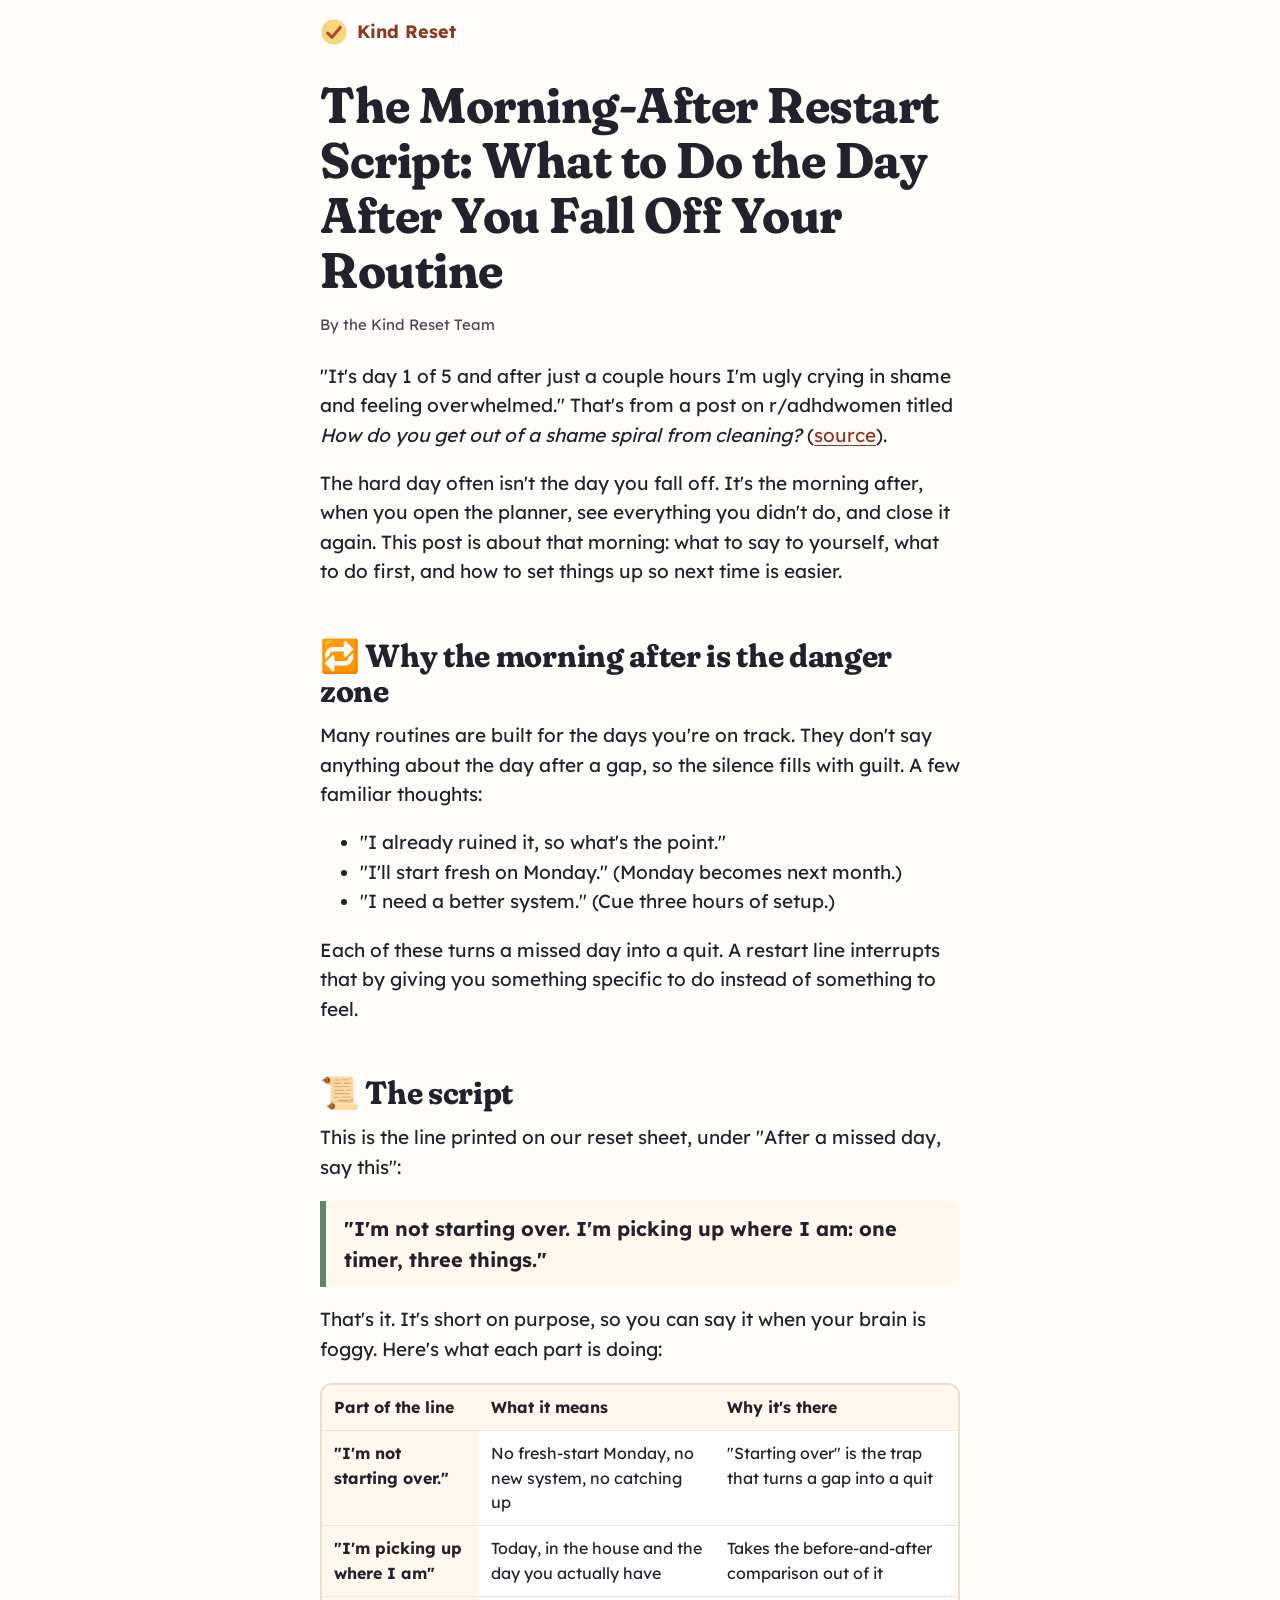
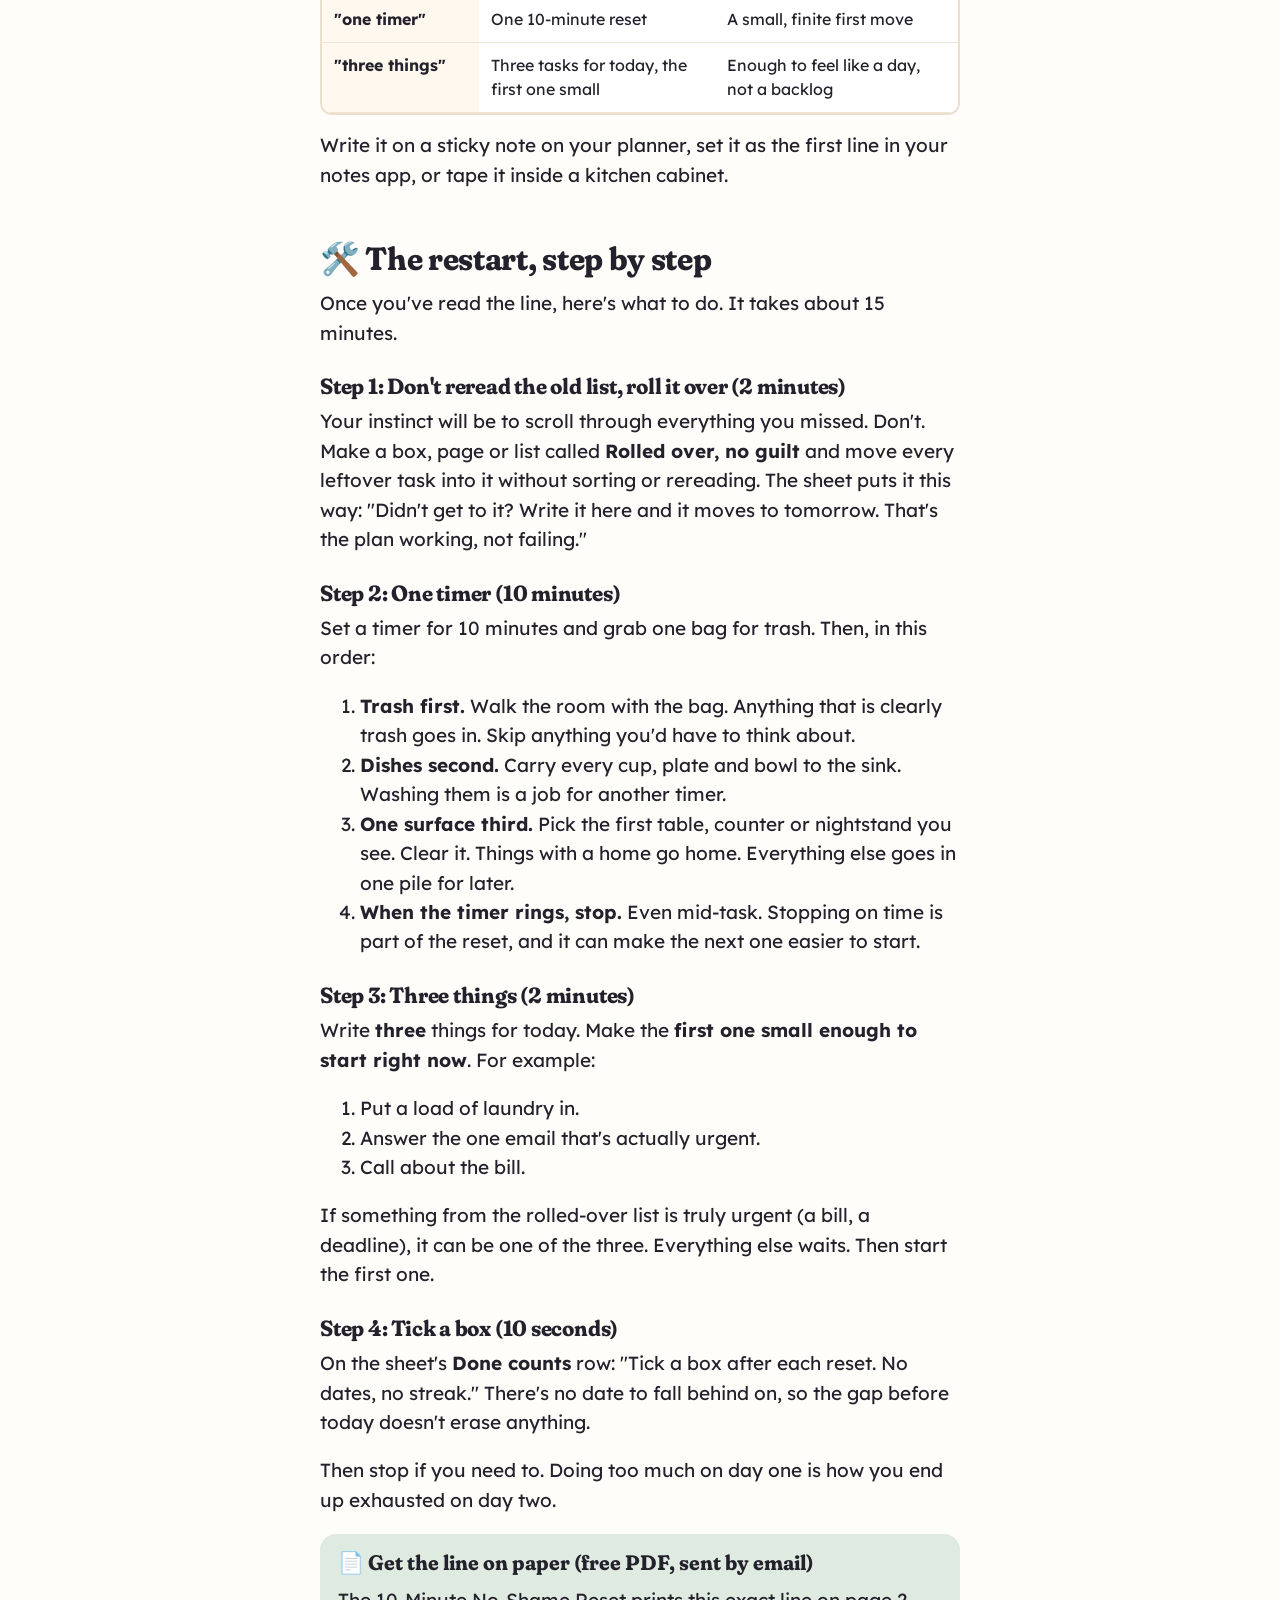
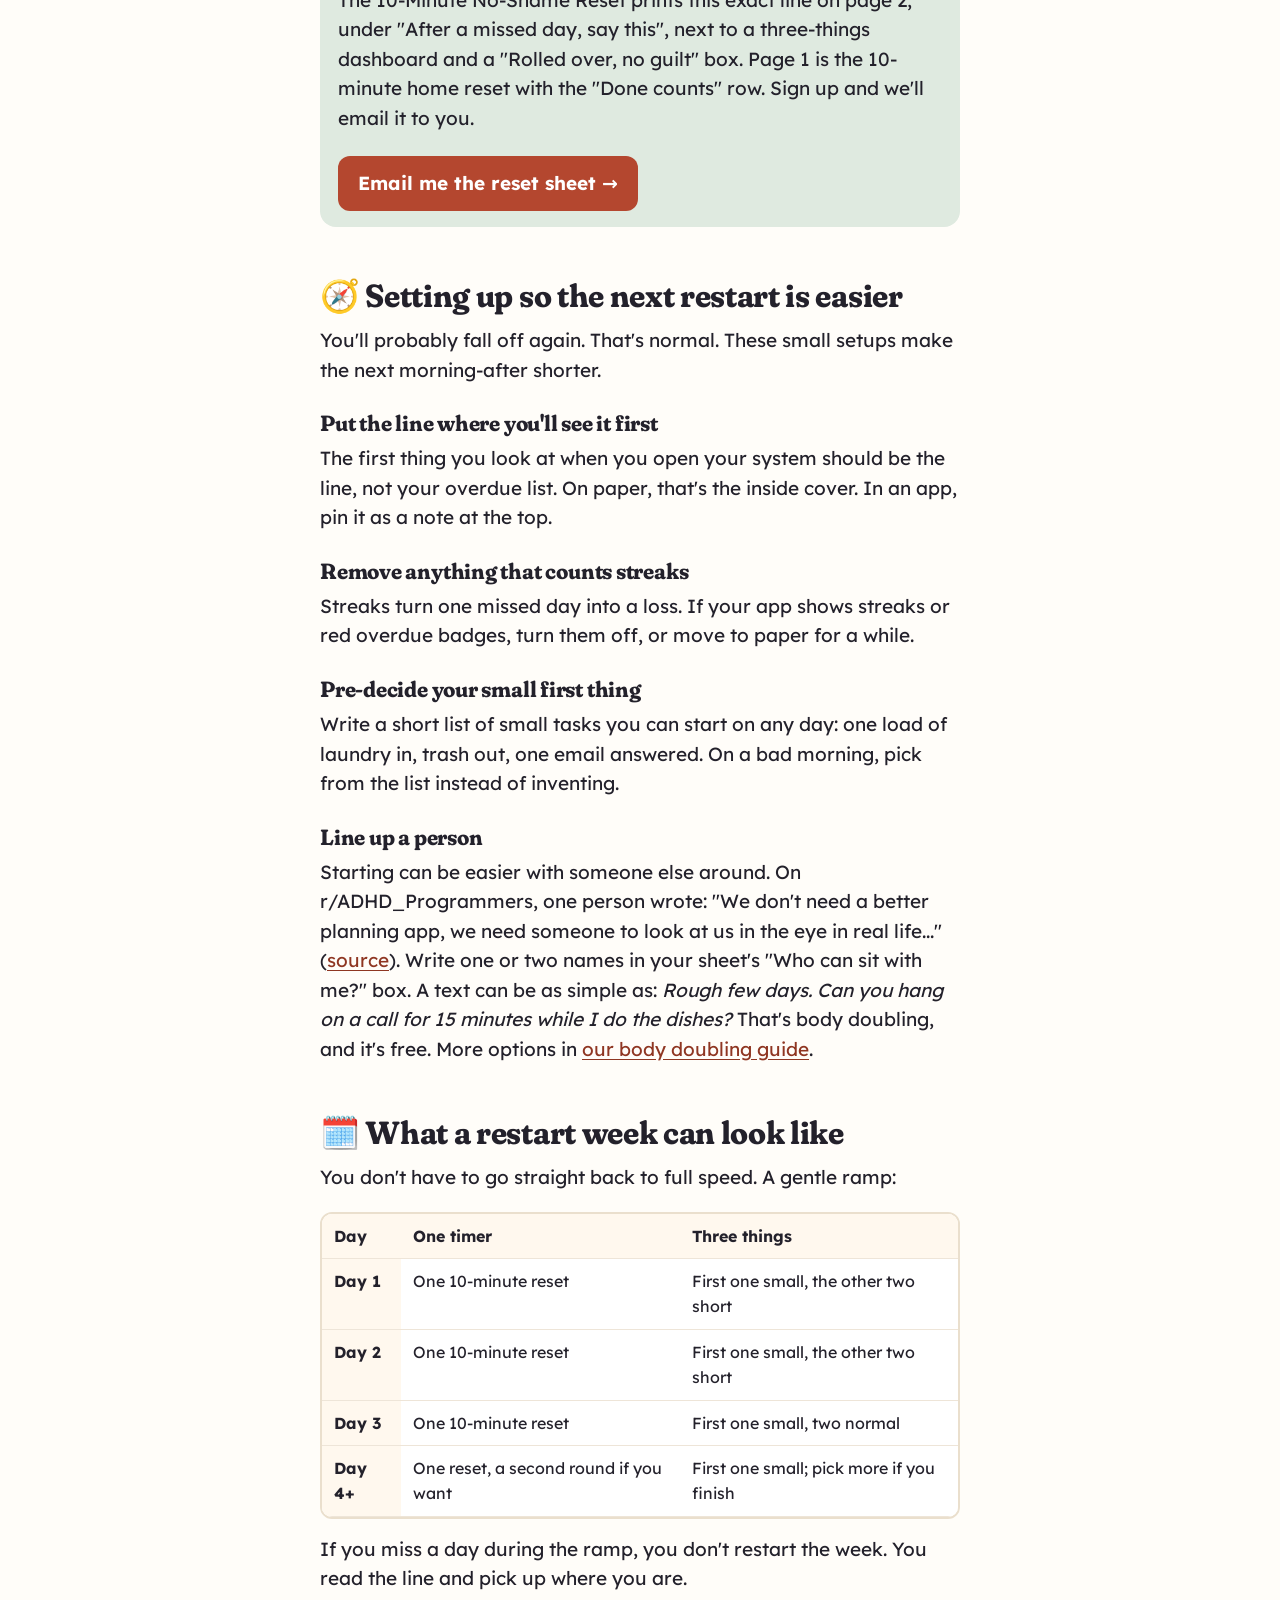
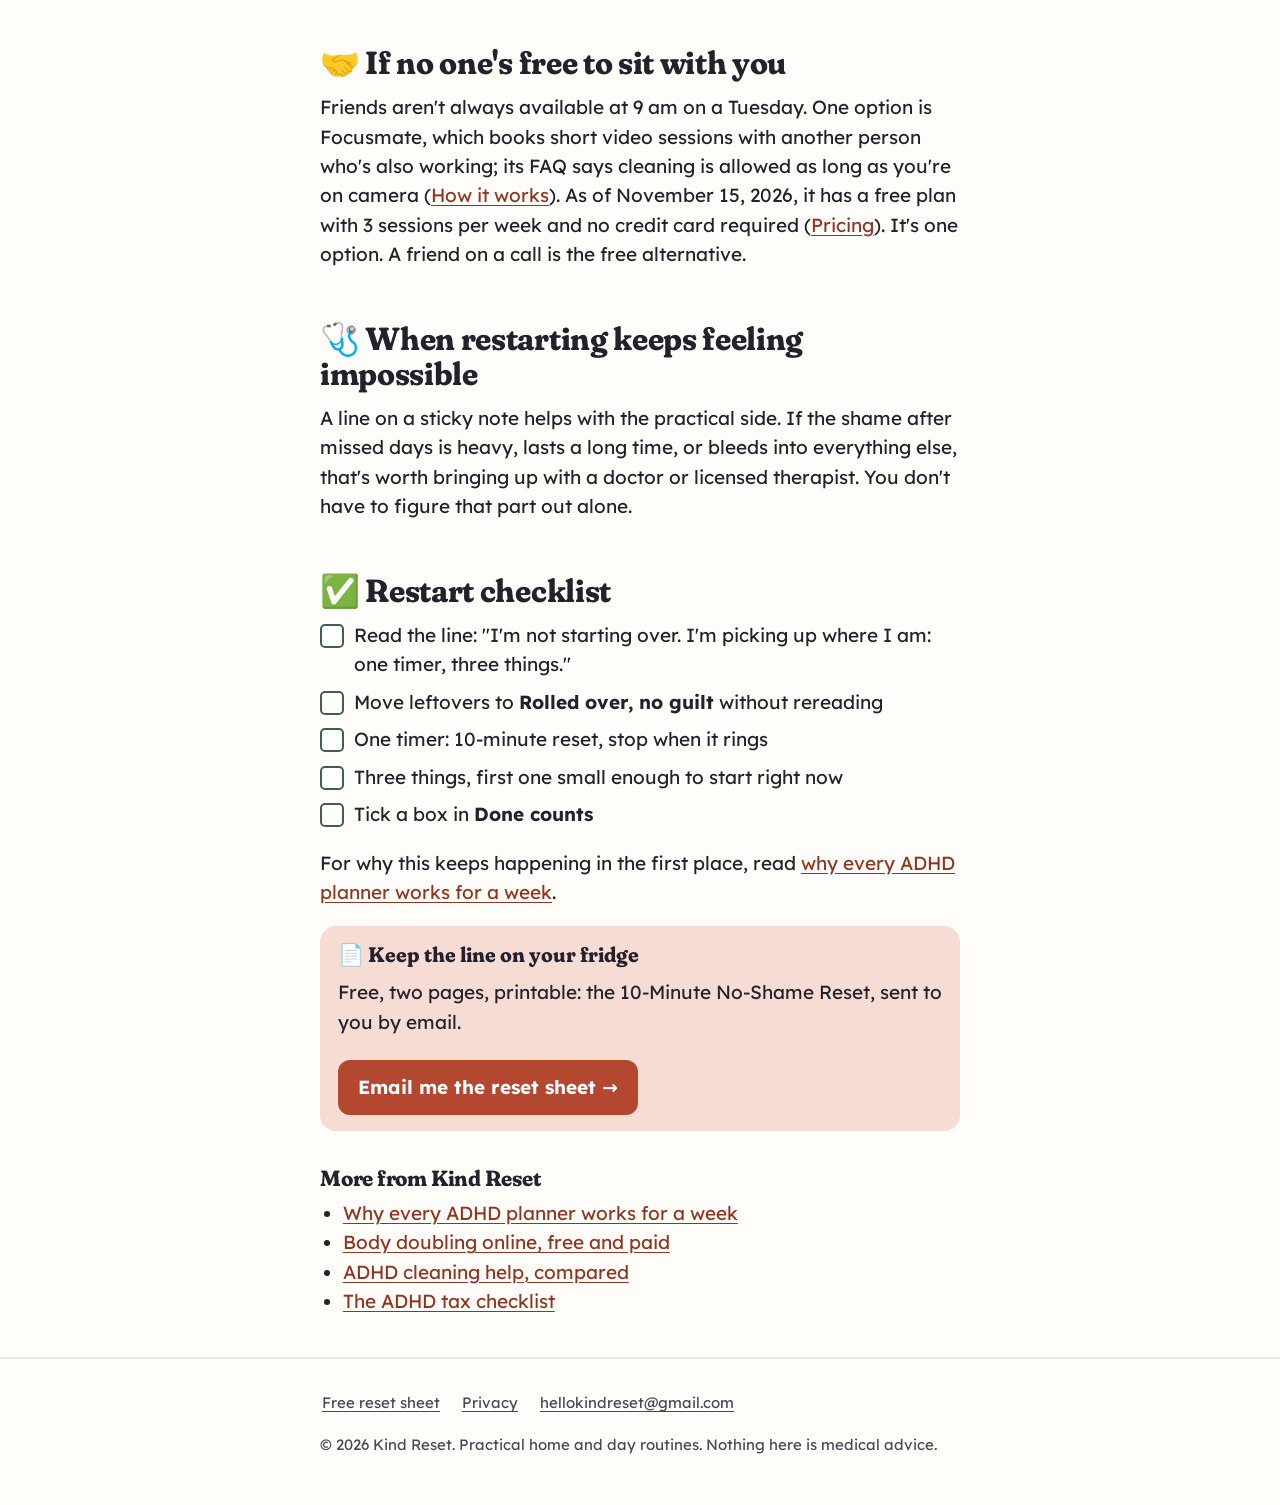
<file: morning-after-restart-script/index.html>
<!doctype html>
<html lang="en">
<head>
<meta charset="utf-8">
<meta name="viewport" content="width=device-width, initial-scale=1">
<title>The Morning-After Restart Script: What to Do the Day After You Fall Off Your Routine · Kind Reset</title>
<meta name="description" content="What to do the morning after you fall off your routine: a four-step restart with a one-line script, a 10-minute timer, three things, and one tick on the sheet.">
<link rel="canonical" href="https://kindreset.github.io/morning-after-restart-script/">
<meta property="og:type" content="article">
<meta property="og:title" content="The Morning-After Restart Script: What to Do the Day After You Fall Off Your Routine">
<meta property="og:description" content="What to do the morning after you fall off your routine: a four-step restart with a one-line script, a 10-minute timer, three things, and one tick on the sheet.">
<meta property="og:url" content="https://kindreset.github.io/morning-after-restart-script/">
<meta property="og:site_name" content="Kind Reset">
<meta name="author" content="Kind Reset Team">
<link rel="icon" href="../favicon.svg" type="image/svg+xml">
<link rel="preload" href="../fonts/lexend-kr.woff2" as="font" type="font/woff2" crossorigin>
<link rel="stylesheet" href="../styles.css">
<style>
/* Blog-only additions. Base styles come from ../styles.css (funnel). */
.post-head { padding: 18px 0 4px; }
.post-head h1 { margin-bottom: .3em; }
.byline { margin: 0 0 1.4em; }
.post-disclosure { border: 2px solid #ecd58f; border-radius: 12px; padding: 12px 16px; margin: 18px 0; }
.post-disclosure p { margin: 0 0 .5em; }
.post-disclosure p:last-child { margin-bottom: 0; }
.post-callout .callout-title { font-family: "Fraunces KR", Georgia, serif; font-weight: 700; font-size: 21px; line-height: 1.2; margin-bottom: .5em; }
.post-callout .btn { margin-top: 4px; }
.pull { margin: 18px 0; padding: 12px 18px; border-left: 6px solid var(--sage); background: var(--cream); border-radius: 0 12px 12px 0; font-size: 20px; }
.pull p:last-child { margin-bottom: 0; }
.tool h2, .tool h3 { margin-top: 0; }
.tool ul:last-child, .tool p:last-child { margin-bottom: 0; }
.aff { font-weight: 700; }
.aff-cta .aff { color: var(--clay-dark); }
.checklist { list-style: none; padding-left: 0; }
.checklist li { position: relative; padding-left: 34px; margin-bottom: 8px; }
.checklist li::before { content: ""; position: absolute; left: 0; top: 3px; width: 20px; height: 20px; border: 2px solid var(--sage-dark); border-radius: 5px; background: #fff; }
.read-next { margin-top: 32px; }
.read-next h2 { font-size: 22px; }
.read-next ul { padding-left: 1.2em; }
</style>
</head>
<body>
<header class="site-header"><div class="wrap"><a class="logo" href="../"><svg viewBox="0 0 40 40" aria-hidden="true"><circle cx="20" cy="20" r="18" fill="#f6d77e"/><path d="M11 21.5l6 6 12-14" fill="none" stroke="#b4472f" stroke-width="4.5" stroke-linecap="round" stroke-linejoin="round"/></svg>Kind Reset</a></div></header>

<main class="wrap">
<article>
<header class="post-head">
  <h1>The Morning-After Restart Script: What to Do the Day After You Fall Off Your Routine</h1>
  <p class="byline muted small">By the Kind Reset Team</p>
</header>

<p>"It's day 1 of 5 and after just a couple hours I'm ugly crying in shame and feeling overwhelmed." That's from a post on r/adhdwomen titled <em>How do you get out of a shame spiral from cleaning?</em> (<a href="https://www.reddit.com/r/adhdwomen/comments/1w6f50t/how_do_you_get_out_of_a_shame_spiral_from_cleaning/" rel="noopener">source</a>).</p>
<p>The hard day often isn't the day you fall off. It's the morning after, when you open the planner, see everything you didn't do, and close it again. This post is about that morning: what to say to yourself, what to do first, and how to set things up so next time is easier.</p>
<h2 id="why-the-morning-after-is-the-danger-zone">🔁 Why the morning after is the danger zone</h2>
<p>Many routines are built for the days you're on track. They don't say anything about the day after a gap, so the silence fills with guilt. A few familiar thoughts:</p>
<ul><li>"I already ruined it, so what's the point."</li><li>"I'll start fresh on Monday." (Monday becomes next month.)</li><li>"I need a better system." (Cue three hours of setup.)</li></ul>
<p>Each of these turns a missed day into a quit. A restart line interrupts that by giving you something specific to do instead of something to feel.</p>
<h2 id="the-script">📜 The script</h2>
<p>This is the line printed on our reset sheet, under "After a missed day, say this":</p>
<blockquote class="pull"><p><strong>"I'm not starting over. I'm picking up where I am: one timer, three things."</strong></p></blockquote>
<p>That's it. It's short on purpose, so you can say it when your brain is foggy. Here's what each part is doing:</p>
<div class="table-scroll"><table>
<thead><tr><th scope="col">Part of the line</th><th scope="col">What it means</th><th scope="col">Why it's there</th></tr></thead>
<tbody>
<tr><th scope="row">"I'm not starting over."</th><td data-label="What it means"><span>No fresh-start Monday, no new system, no catching up</span></td><td data-label="Why it&#x27;s there"><span>"Starting over" is the trap that turns a gap into a quit</span></td></tr>
<tr><th scope="row">"I'm picking up where I am"</th><td data-label="What it means"><span>Today, in the house and the day you actually have</span></td><td data-label="Why it&#x27;s there"><span>Takes the before-and-after comparison out of it</span></td></tr>
<tr><th scope="row">"one timer"</th><td data-label="What it means"><span>One 10-minute reset</span></td><td data-label="Why it&#x27;s there"><span>A small, finite first move</span></td></tr>
<tr><th scope="row">"three things"</th><td data-label="What it means"><span>Three tasks for today, the first one small</span></td><td data-label="Why it&#x27;s there"><span>Enough to feel like a day, not a backlog</span></td></tr>
</tbody></table></div>
<p>Write it on a sticky note on your planner, set it as the first line in your notes app, or tape it inside a kitchen cabinet.</p>
<h2 id="the-restart-step-by-step">🛠️ The restart, step by step</h2>
<p>Once you've read the line, here's what to do. It takes about 15 minutes.</p>
<h3 id="step-1-dont-reread-the-old-list-roll-it-over-2-minutes">Step 1: Don't reread the old list, roll it over (2 minutes)</h3>
<p>Your instinct will be to scroll through everything you missed. Don't. Make a box, page or list called <strong>Rolled over, no guilt</strong> and move every leftover task into it without sorting or rereading. The sheet puts it this way: "Didn't get to it? Write it here and it moves to tomorrow. That's the plan working, not failing."</p>
<h3 id="step-2-one-timer-10-minutes">Step 2: One timer (10 minutes)</h3>
<p>Set a timer for 10 minutes and grab one bag for trash. Then, in this order:</p>
<ol><li><strong>Trash first.</strong> Walk the room with the bag. Anything that is clearly trash goes in. Skip anything you'd have to think about.</li><li><strong>Dishes second.</strong> Carry every cup, plate and bowl to the sink. Washing them is a job for another timer.</li><li><strong>One surface third.</strong> Pick the first table, counter or nightstand you see. Clear it. Things with a home go home. Everything else goes in one pile for later.</li><li><strong>When the timer rings, stop.</strong> Even mid-task. Stopping on time is part of the reset, and it can make the next one easier to start.</li></ol>
<h3 id="step-3-three-things-2-minutes">Step 3: Three things (2 minutes)</h3>
<p>Write <strong>three</strong> things for today. Make the <strong>first one small enough to start right now</strong>. For example:</p>
<ol><li>Put a load of laundry in.</li><li>Answer the one email that's actually urgent.</li><li>Call about the bill.</li></ol>
<p>If something from the rolled-over list is truly urgent (a bill, a deadline), it can be one of the three. Everything else waits. Then start the first one.</p>
<h3 id="step-4-tick-a-box-10-seconds">Step 4: Tick a box (10 seconds)</h3>
<p>On the sheet's <strong>Done counts</strong> row: "Tick a box after each reset. No dates, no streak." There's no date to fall behind on, so the gap before today doesn't erase anything.</p>
<p>Then stop if you need to. Doing too much on day one is how you end up exhausted on day two.</p>
<aside class="callout sage post-callout"><p class="callout-title">📄 Get the line on paper (free PDF, sent by email)</p><p>The 10-Minute No-Shame Reset prints this exact line on page 2, under "After a missed day, say this", next to a three-things dashboard and a "Rolled over, no guilt" box. Page 1 is the 10-minute home reset with the "Done counts" row. Sign up and we'll email it to you.</p><p><a class="btn" href="../">Email me the reset sheet →</a></p></aside>
<h2 id="setting-up-so-the-next-restart-is-easier">🧭 Setting up so the next restart is easier</h2>
<p>You'll probably fall off again. That's normal. These small setups make the next morning-after shorter.</p>
<h3 id="put-the-line-where-youll-see-it-first">Put the line where you'll see it first</h3>
<p>The first thing you look at when you open your system should be the line, not your overdue list. On paper, that's the inside cover. In an app, pin it as a note at the top.</p>
<h3 id="remove-anything-that-counts-streaks">Remove anything that counts streaks</h3>
<p>Streaks turn one missed day into a loss. If your app shows streaks or red overdue badges, turn them off, or move to paper for a while.</p>
<h3 id="pre-decide-your-small-first-thing">Pre-decide your small first thing</h3>
<p>Write a short list of small tasks you can start on any day: one load of laundry in, trash out, one email answered. On a bad morning, pick from the list instead of inventing.</p>
<h3 id="line-up-a-person">Line up a person</h3>
<p>Starting can be easier with someone else around. On r/ADHD_Programmers, one person wrote: "We don't need a better planning app, we need someone to look at us in the eye in real life..." (<a href="https://www.reddit.com/r/ADHD_Programmers/comments/1lrg2vt/tried_every_planner_app_but_nothing_sticks/" rel="noopener">source</a>). Write one or two names in your sheet's "Who can sit with me?" box. A text can be as simple as: <em>Rough few days. Can you hang on a call for 15 minutes while I do the dishes?</em> That's body doubling, and it's free. More options in <a href="../body-doubling-online-free-paid/">our body doubling guide</a>.</p>
<h2 id="what-a-restart-week-can-look-like">🗓️ What a restart week can look like</h2>
<p>You don't have to go straight back to full speed. A gentle ramp:</p>
<div class="table-scroll"><table>
<thead><tr><th scope="col">Day</th><th scope="col">One timer</th><th scope="col">Three things</th></tr></thead>
<tbody>
<tr><th scope="row">Day 1</th><td data-label="One timer"><span>One 10-minute reset</span></td><td data-label="Three things"><span>First one small, the other two short</span></td></tr>
<tr><th scope="row">Day 2</th><td data-label="One timer"><span>One 10-minute reset</span></td><td data-label="Three things"><span>First one small, the other two short</span></td></tr>
<tr><th scope="row">Day 3</th><td data-label="One timer"><span>One 10-minute reset</span></td><td data-label="Three things"><span>First one small, two normal</span></td></tr>
<tr><th scope="row">Day 4+</th><td data-label="One timer"><span>One reset, a second round if you want</span></td><td data-label="Three things"><span>First one small; pick more if you finish</span></td></tr>
</tbody></table></div>
<p>If you miss a day during the ramp, you don't restart the week. You read the line and pick up where you are.</p>
<h2 id="if-no-ones-free-to-sit-with-you">🤝 If no one's free to sit with you</h2>
<p>Friends aren't always available at 9 am on a Tuesday. One option is Focusmate, which books short video sessions with another person who's also working; its FAQ says cleaning is allowed as long as you're on camera (<a href="https://www.focusmate.com/how-it-works/" rel="noopener">How it works</a>). As of November 15, 2026, it has a free plan with 3 sessions per week and no credit card required (<a href="https://www.focusmate.com/pricing/" rel="noopener">Pricing</a>). It's one option. A friend on a call is the free alternative.</p>
<h2 id="when-restarting-keeps-feeling-impossible">🩺 When restarting keeps feeling impossible</h2>
<p>A line on a sticky note helps with the practical side. If the shame after missed days is heavy, lasts a long time, or bleeds into everything else, that's worth bringing up with a doctor or licensed therapist. You don't have to figure that part out alone.</p>
<h2 id="restart-checklist">✅ Restart checklist</h2>
<ul class="checklist"><li>Read the line: "I'm not starting over. I'm picking up where I am: one timer, three things."</li><li>Move leftovers to <strong>Rolled over, no guilt</strong> without rereading</li><li>One timer: 10-minute reset, stop when it rings</li><li>Three things, first one small enough to start right now</li><li>Tick a box in <strong>Done counts</strong></li></ul>
<p>For why this keeps happening in the first place, read <a href="../why-adhd-planners-stop-working/">why every ADHD planner works for a week</a>.</p>
<aside class="callout clay post-callout"><p class="callout-title">📄 Keep the line on your fridge</p><p>Free, two pages, printable: the 10-Minute No-Shame Reset, sent to you by email.</p><p><a class="btn" href="../">Email me the reset sheet →</a></p></aside>
</article>

<nav class="read-next" aria-labelledby="read-next-title">
  <h2 id="read-next-title">More from Kind Reset</h2>
  <ul><li><a href="../why-adhd-planners-stop-working/">Why every ADHD planner works for a week</a></li><li><a href="../body-doubling-online-free-paid/">Body doubling online, free and paid</a></li><li><a href="../adhd-cleaning-apps-adults-compared/">ADHD cleaning help, compared</a></li><li><a href="../adhd-tax-checklist/">The ADHD tax checklist</a></li></ul>
</nav>
</main>

<footer class="site-footer"><div class="wrap">
  <nav aria-label="Footer"><a href="../">Free reset sheet</a><a href="../privacy.html">Privacy</a><a href="mailto:hellokindreset@gmail.com">hellokindreset@gmail.com</a></nav>
  <p>© 2026 Kind Reset. Practical home and day routines. Nothing here is medical advice.</p>
</div></footer>
</body>
</html>
</file>
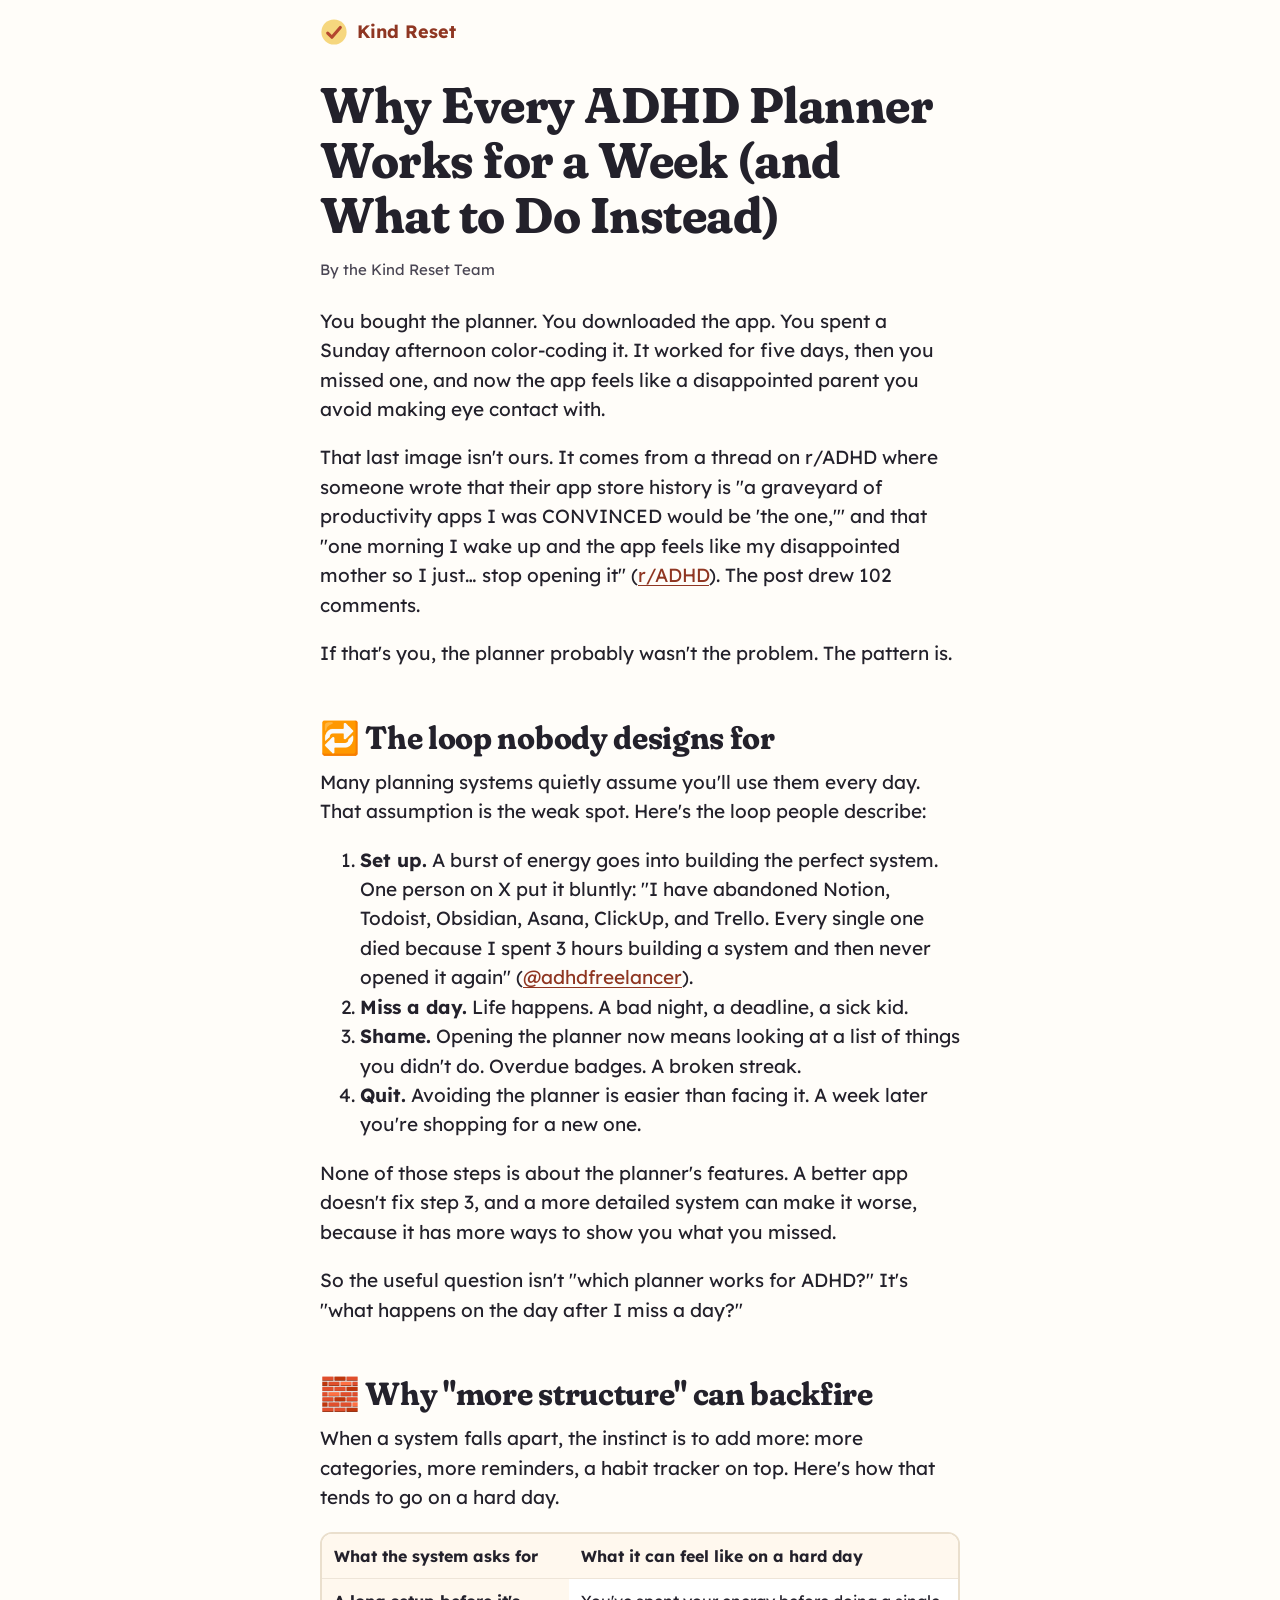
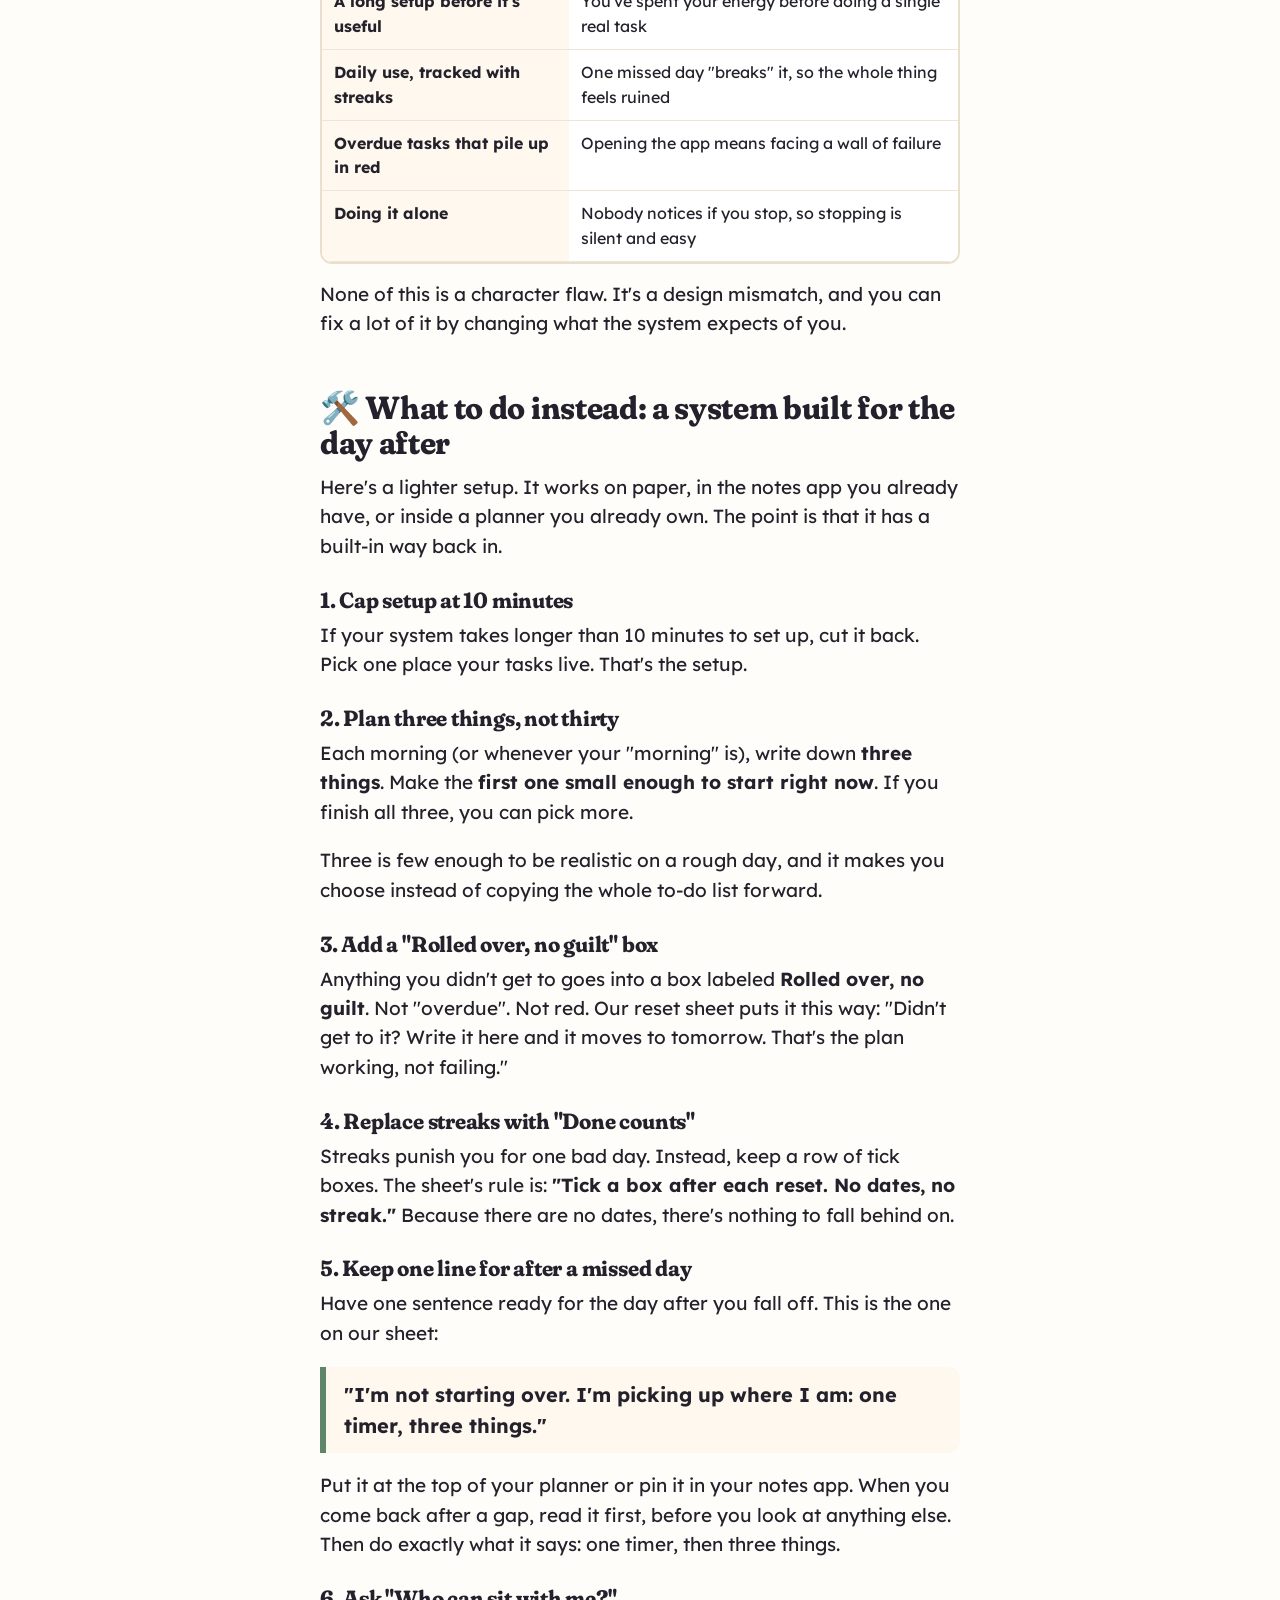
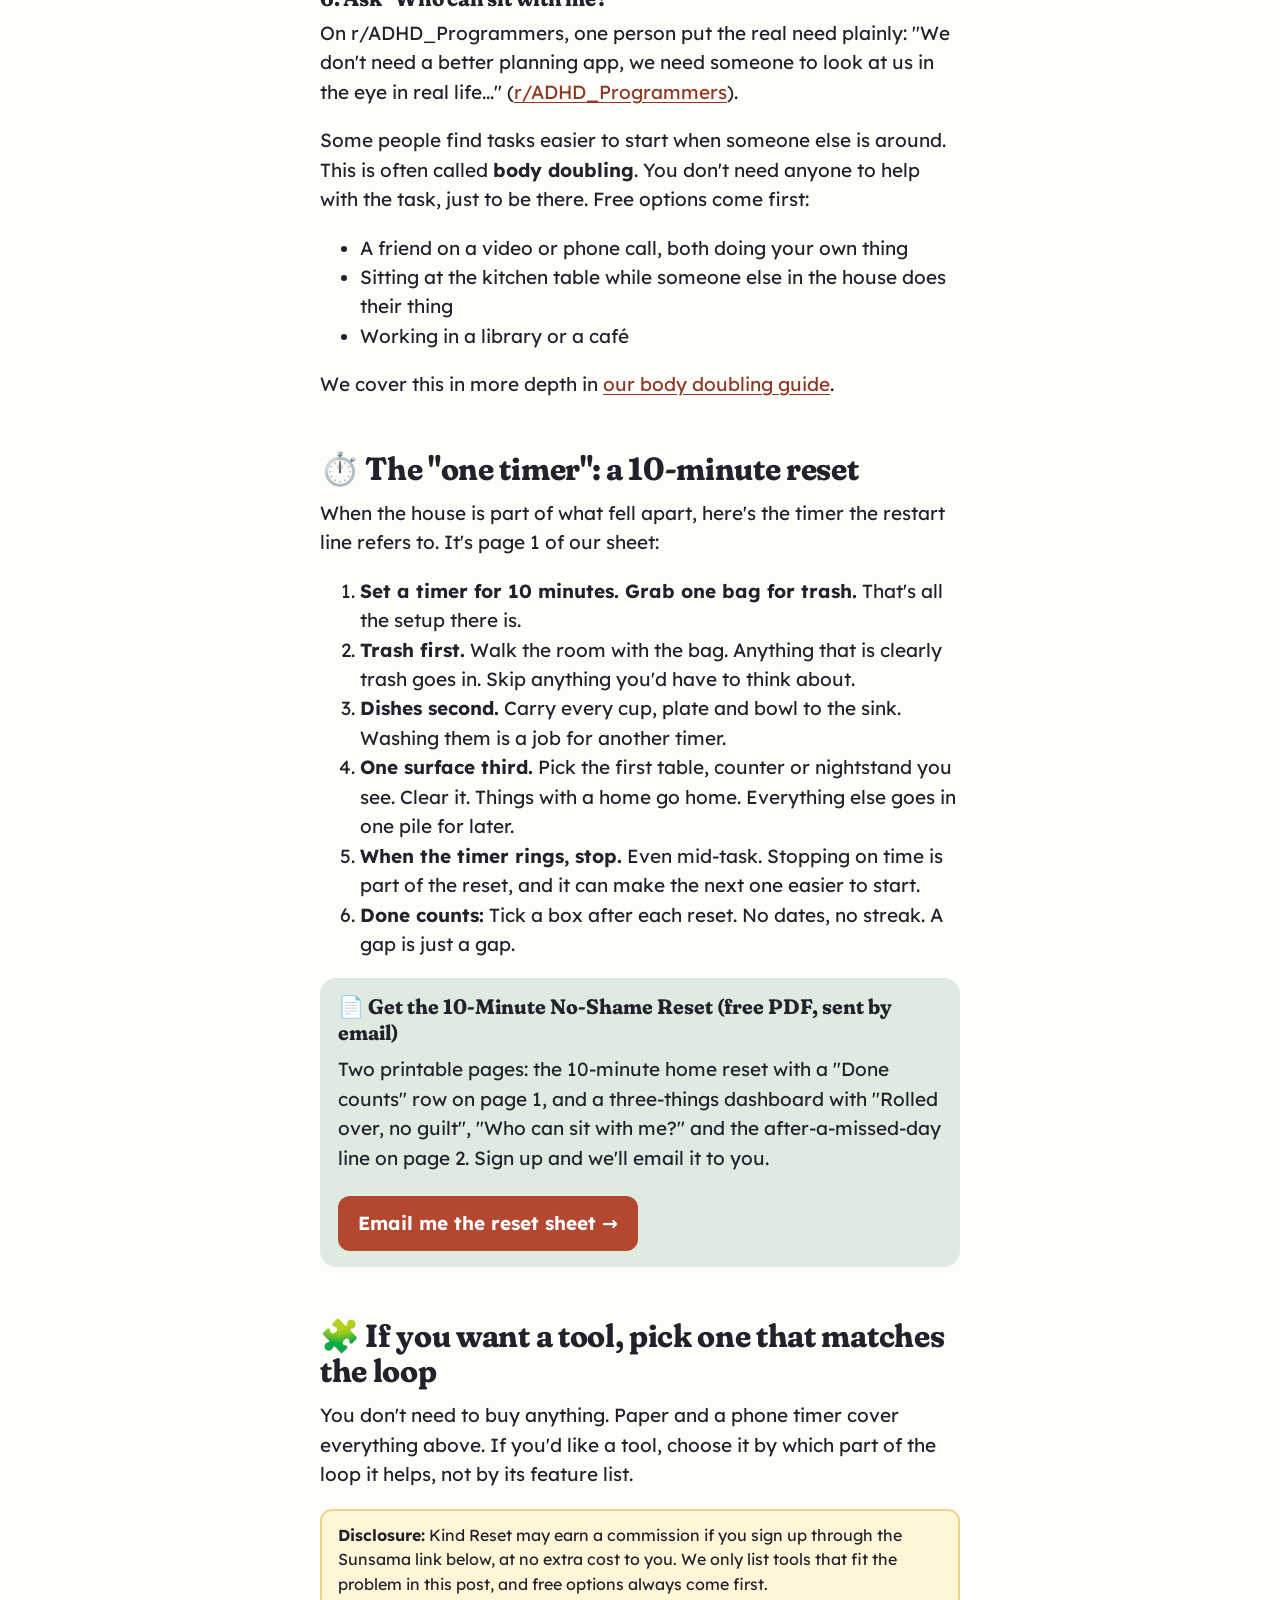
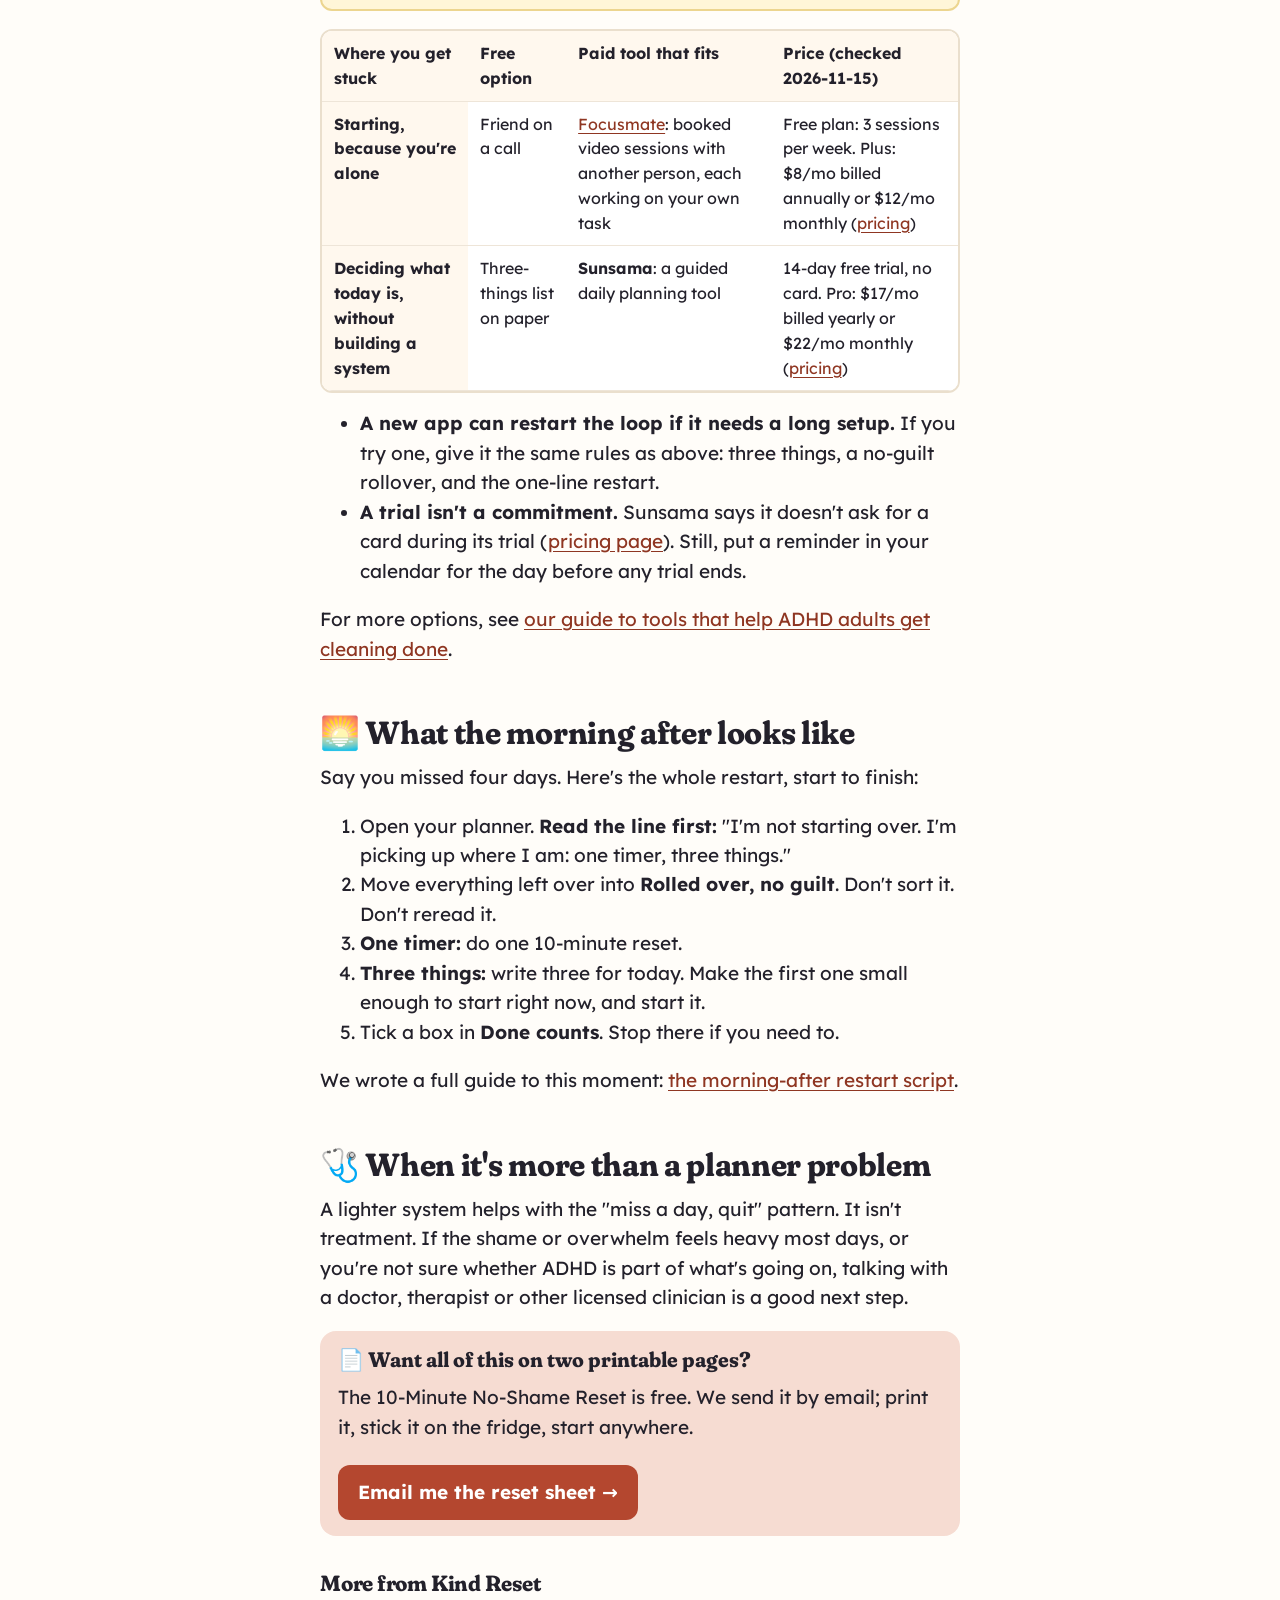
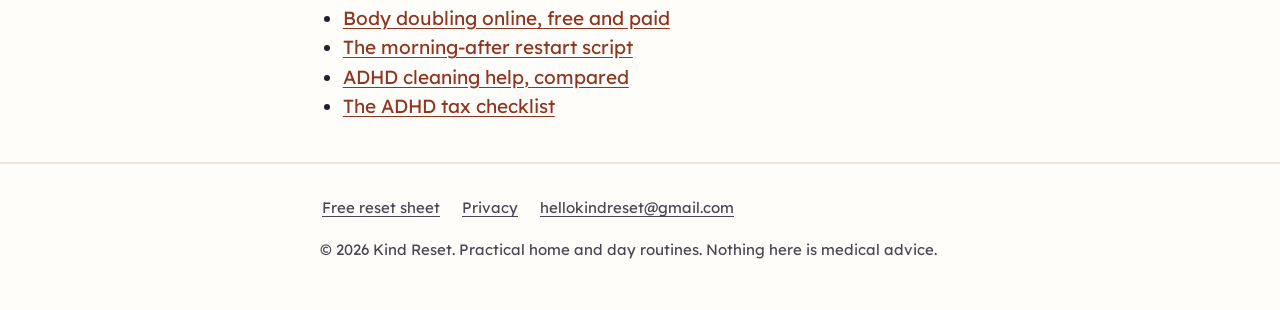
<file: why-adhd-planners-stop-working/index.html>
<!doctype html>
<html lang="en">
<head>
<meta charset="utf-8">
<meta name="viewport" content="width=device-width, initial-scale=1">
<title>Why Every ADHD Planner Works for a Week (and What to Do Instead) · Kind Reset</title>
<meta name="description" content="ADHD routines that actually stick need a way back in. Why a new planner fades after a week, and a lighter setup built for the day after you miss a day.">
<link rel="canonical" href="https://kindreset.github.io/why-adhd-planners-stop-working/">
<meta property="og:type" content="article">
<meta property="og:title" content="Why Every ADHD Planner Works for a Week (and What to Do Instead)">
<meta property="og:description" content="ADHD routines that actually stick need a way back in. Why a new planner fades after a week, and a lighter setup built for the day after you miss a day.">
<meta property="og:url" content="https://kindreset.github.io/why-adhd-planners-stop-working/">
<meta property="og:site_name" content="Kind Reset">
<meta name="author" content="Kind Reset Team">
<link rel="icon" href="../favicon.svg" type="image/svg+xml">
<link rel="preload" href="../fonts/lexend-kr.woff2" as="font" type="font/woff2" crossorigin>
<link rel="stylesheet" href="../styles.css">
<style>
/* Blog-only additions. Base styles come from ../styles.css (funnel). */
.post-head { padding: 18px 0 4px; }
.post-head h1 { margin-bottom: .3em; }
.byline { margin: 0 0 1.4em; }
.post-disclosure { border: 2px solid #ecd58f; border-radius: 12px; padding: 12px 16px; margin: 18px 0; }
.post-disclosure p { margin: 0 0 .5em; }
.post-disclosure p:last-child { margin-bottom: 0; }
.post-callout .callout-title { font-family: "Fraunces KR", Georgia, serif; font-weight: 700; font-size: 21px; line-height: 1.2; margin-bottom: .5em; }
.post-callout .btn { margin-top: 4px; }
.pull { margin: 18px 0; padding: 12px 18px; border-left: 6px solid var(--sage); background: var(--cream); border-radius: 0 12px 12px 0; font-size: 20px; }
.pull p:last-child { margin-bottom: 0; }
.tool h2, .tool h3 { margin-top: 0; }
.tool ul:last-child, .tool p:last-child { margin-bottom: 0; }
.aff { font-weight: 700; }
.aff-cta .aff { color: var(--clay-dark); }
.checklist { list-style: none; padding-left: 0; }
.checklist li { position: relative; padding-left: 34px; margin-bottom: 8px; }
.checklist li::before { content: ""; position: absolute; left: 0; top: 3px; width: 20px; height: 20px; border: 2px solid var(--sage-dark); border-radius: 5px; background: #fff; }
.read-next { margin-top: 32px; }
.read-next h2 { font-size: 22px; }
.read-next ul { padding-left: 1.2em; }
</style>
</head>
<body>
<header class="site-header"><div class="wrap"><a class="logo" href="../"><svg viewBox="0 0 40 40" aria-hidden="true"><circle cx="20" cy="20" r="18" fill="#f6d77e"/><path d="M11 21.5l6 6 12-14" fill="none" stroke="#b4472f" stroke-width="4.5" stroke-linecap="round" stroke-linejoin="round"/></svg>Kind Reset</a></div></header>

<main class="wrap">
<article>
<header class="post-head">
  <h1>Why Every ADHD Planner Works for a Week (and What to Do Instead)</h1>
  <p class="byline muted small">By the Kind Reset Team</p>
</header>

<p>You bought the planner. You downloaded the app. You spent a Sunday afternoon color-coding it. It worked for five days, then you missed one, and now the app feels like a disappointed parent you avoid making eye contact with.</p>
<p>That last image isn't ours. It comes from a thread on r/ADHD where someone wrote that their app store history is "a graveyard of productivity apps I was CONVINCED would be 'the one,'" and that "one morning I wake up and the app feels like my disappointed mother so I just… stop opening it" (<a href="https://www.reddit.com/r/ADHD/comments/1q8co2q/be_honest_do_any_of_you_actually_use_your_task/" rel="noopener">r/ADHD</a>). The post drew 102 comments.</p>
<p>If that's you, the planner probably wasn't the problem. The pattern is.</p>
<h2 id="the-loop-nobody-designs-for">🔁 The loop nobody designs for</h2>
<p>Many planning systems quietly assume you'll use them every day. That assumption is the weak spot. Here's the loop people describe:</p>
<ol><li><strong>Set up.</strong> A burst of energy goes into building the perfect system. One person on X put it bluntly: "I have abandoned Notion, Todoist, Obsidian, Asana, ClickUp, and Trello. Every single one died because I spent 3 hours building a system and then never opened it again" (<a href="https://x.com/adhdfreelancer/status/2087890000146751642" rel="noopener">@adhdfreelancer</a>).</li><li><strong>Miss a day.</strong> Life happens. A bad night, a deadline, a sick kid.</li><li><strong>Shame.</strong> Opening the planner now means looking at a list of things you didn't do. Overdue badges. A broken streak.</li><li><strong>Quit.</strong> Avoiding the planner is easier than facing it. A week later you're shopping for a new one.</li></ol>
<p>None of those steps is about the planner's features. A better app doesn't fix step 3, and a more detailed system can make it worse, because it has more ways to show you what you missed.</p>
<p>So the useful question isn't "which planner works for ADHD?" It's "what happens on the day after I miss a day?"</p>
<h2 id="why-more-structure-can-backfire">🧱 Why "more structure" can backfire</h2>
<p>When a system falls apart, the instinct is to add more: more categories, more reminders, a habit tracker on top. Here's how that tends to go on a hard day.</p>
<div class="table-scroll"><table>
<thead><tr><th scope="col">What the system asks for</th><th scope="col">What it can feel like on a hard day</th></tr></thead>
<tbody>
<tr><th scope="row">A long setup before it's useful</th><td data-label="What it can feel like on a hard day"><span>You've spent your energy before doing a single real task</span></td></tr>
<tr><th scope="row">Daily use, tracked with streaks</th><td data-label="What it can feel like on a hard day"><span>One missed day "breaks" it, so the whole thing feels ruined</span></td></tr>
<tr><th scope="row">Overdue tasks that pile up in red</th><td data-label="What it can feel like on a hard day"><span>Opening the app means facing a wall of failure</span></td></tr>
<tr><th scope="row">Doing it alone</th><td data-label="What it can feel like on a hard day"><span>Nobody notices if you stop, so stopping is silent and easy</span></td></tr>
</tbody></table></div>
<p>None of this is a character flaw. It's a design mismatch, and you can fix a lot of it by changing what the system expects of you.</p>
<h2 id="what-to-do-instead-a-system-built-for-the-day-after">🛠️ What to do instead: a system built for the day after</h2>
<p>Here's a lighter setup. It works on paper, in the notes app you already have, or inside a planner you already own. The point is that it has a built-in way back in.</p>
<h3 id="1-cap-setup-at-10-minutes">1. Cap setup at 10 minutes</h3>
<p>If your system takes longer than 10 minutes to set up, cut it back. Pick one place your tasks live. That's the setup.</p>
<h3 id="2-plan-three-things-not-thirty">2. Plan three things, not thirty</h3>
<p>Each morning (or whenever your "morning" is), write down <strong>three things</strong>. Make the <strong>first one small enough to start right now</strong>. If you finish all three, you can pick more.</p>
<p>Three is few enough to be realistic on a rough day, and it makes you choose instead of copying the whole to-do list forward.</p>
<h3 id="3-add-a-rolled-over-no-guilt-box">3. Add a "Rolled over, no guilt" box</h3>
<p>Anything you didn't get to goes into a box labeled <strong>Rolled over, no guilt</strong>. Not "overdue". Not red. Our reset sheet puts it this way: "Didn't get to it? Write it here and it moves to tomorrow. That's the plan working, not failing."</p>
<h3 id="4-replace-streaks-with-done-counts">4. Replace streaks with "Done counts"</h3>
<p>Streaks punish you for one bad day. Instead, keep a row of tick boxes. The sheet's rule is: <strong>"Tick a box after each reset. No dates, no streak."</strong> Because there are no dates, there's nothing to fall behind on.</p>
<h3 id="5-keep-one-line-for-after-a-missed-day">5. Keep one line for after a missed day</h3>
<p>Have one sentence ready for the day after you fall off. This is the one on our sheet:</p>
<blockquote class="pull"><p><strong>"I'm not starting over. I'm picking up where I am: one timer, three things."</strong></p></blockquote>
<p>Put it at the top of your planner or pin it in your notes app. When you come back after a gap, read it first, before you look at anything else. Then do exactly what it says: one timer, then three things.</p>
<h3 id="6-ask-who-can-sit-with-me">6. Ask "Who can sit with me?"</h3>
<p>On r/ADHD_Programmers, one person put the real need plainly: "We don't need a better planning app, we need someone to look at us in the eye in real life..." (<a href="https://www.reddit.com/r/ADHD_Programmers/comments/1lrg2vt/tried_every_planner_app_but_nothing_sticks/" rel="noopener">r/ADHD_Programmers</a>).</p>
<p>Some people find tasks easier to start when someone else is around. This is often called <strong>body doubling</strong>. You don't need anyone to help with the task, just to be there. Free options come first:</p>
<ul><li>A friend on a video or phone call, both doing your own thing</li><li>Sitting at the kitchen table while someone else in the house does their thing</li><li>Working in a library or a café</li></ul>
<p>We cover this in more depth in <a href="../body-doubling-online-free-paid/">our body doubling guide</a>.</p>
<h2 id="the-one-timer-a-10-minute-reset">⏱️ The "one timer": a 10-minute reset</h2>
<p>When the house is part of what fell apart, here's the timer the restart line refers to. It's page 1 of our sheet:</p>
<ol><li><strong>Set a timer for 10 minutes. Grab one bag for trash.</strong> That's all the setup there is.</li><li><strong>Trash first.</strong> Walk the room with the bag. Anything that is clearly trash goes in. Skip anything you'd have to think about.</li><li><strong>Dishes second.</strong> Carry every cup, plate and bowl to the sink. Washing them is a job for another timer.</li><li><strong>One surface third.</strong> Pick the first table, counter or nightstand you see. Clear it. Things with a home go home. Everything else goes in one pile for later.</li><li><strong>When the timer rings, stop.</strong> Even mid-task. Stopping on time is part of the reset, and it can make the next one easier to start.</li><li><strong>Done counts:</strong> Tick a box after each reset. No dates, no streak. A gap is just a gap.</li></ol>
<aside class="callout sage post-callout"><p class="callout-title">📄 Get the 10-Minute No-Shame Reset (free PDF, sent by email)</p><p>Two printable pages: the 10-minute home reset with a "Done counts" row on page 1, and a three-things dashboard with "Rolled over, no guilt", "Who can sit with me?" and the after-a-missed-day line on page 2. Sign up and we'll email it to you.</p><p><a class="btn" href="../">Email me the reset sheet →</a></p></aside>
<h2 id="if-you-want-a-tool-pick-one-that-matches-the-loop">🧩 If you want a tool, pick one that matches the loop</h2>
<p>You don't need to buy anything. Paper and a phone timer cover everything above. If you'd like a tool, choose it by which part of the loop it helps, not by its feature list.</p>
<aside class="disclosure post-disclosure" aria-label="Disclosure"><p><strong>Disclosure:</strong> Kind Reset may earn a commission if you sign up through the Sunsama link below, at no extra cost to you. We only list tools that fit the problem in this post, and free options always come first.</p></aside>
<div class="table-scroll"><table>
<thead><tr><th scope="col">Where you get stuck</th><th scope="col">Free option</th><th scope="col">Paid tool that fits</th><th scope="col">Price (checked 2026-11-15)</th></tr></thead>
<tbody>
<tr><th scope="row">Starting, because you're alone</th><td data-label="Free option"><span>Friend on a call</span></td><td data-label="Paid tool that fits"><span><a href="https://www.focusmate.com/how-it-works/" rel="noopener">Focusmate</a>: booked video sessions with another person, each working on your own task</span></td><td data-label="Price (checked 2026-11-15)"><span>Free plan: 3 sessions per week. Plus: $8/mo billed annually or $12/mo monthly (<a href="https://www.focusmate.com/pricing/" rel="noopener">pricing</a>)</span></td></tr>
<tr><th scope="row">Deciding what today is, without building a system</th><td data-label="Free option"><span>Three-things list on paper</span></td><td data-label="Paid tool that fits"><span><!-- Affiliate placeholder: {{AFF_LINK:sunsama}}. Fill only after that program approves us. --><span class="aff" data-affiliate="sunsama">Sunsama</span><!-- /Affiliate placeholder: sunsama -->: a guided daily planning tool</span></td><td data-label="Price (checked 2026-11-15)"><span>14-day free trial, no card. Pro: $17/mo billed yearly or $22/mo monthly (<a href="https://www.sunsama.com/pricing" rel="noopener">pricing</a>)</span></td></tr>
</tbody></table></div>
<ul><li><strong>A new app can restart the loop if it needs a long setup.</strong> If you try one, give it the same rules as above: three things, a no-guilt rollover, and the one-line restart.</li><li><strong>A trial isn't a commitment.</strong> Sunsama says it doesn't ask for a card during its trial (<a href="https://www.sunsama.com/pricing" rel="noopener">pricing page</a>). Still, put a reminder in your calendar for the day before any trial ends.</li></ul>
<p>For more options, see <a href="../adhd-cleaning-apps-adults-compared/">our guide to tools that help ADHD adults get cleaning done</a>.</p>
<h2 id="what-the-morning-after-looks-like">🌅 What the morning after looks like</h2>
<p>Say you missed four days. Here's the whole restart, start to finish:</p>
<ol><li>Open your planner. <strong>Read the line first:</strong> "I'm not starting over. I'm picking up where I am: one timer, three things."</li><li>Move everything left over into <strong>Rolled over, no guilt</strong>. Don't sort it. Don't reread it.</li><li><strong>One timer:</strong> do one 10-minute reset.</li><li><strong>Three things:</strong> write three for today. Make the first one small enough to start right now, and start it.</li><li>Tick a box in <strong>Done counts</strong>. Stop there if you need to.</li></ol>
<p>We wrote a full guide to this moment: <a href="../morning-after-restart-script/">the morning-after restart script</a>.</p>
<h2 id="when-its-more-than-a-planner-problem">🩺 When it's more than a planner problem</h2>
<p>A lighter system helps with the "miss a day, quit" pattern. It isn't treatment. If the shame or overwhelm feels heavy most days, or you're not sure whether ADHD is part of what's going on, talking with a doctor, therapist or other licensed clinician is a good next step.</p>
<aside class="callout clay post-callout"><p class="callout-title">📄 Want all of this on two printable pages?</p><p>The 10-Minute No-Shame Reset is free. We send it by email; print it, stick it on the fridge, start anywhere.</p><p><a class="btn" href="../">Email me the reset sheet →</a></p></aside>
</article>

<nav class="read-next" aria-labelledby="read-next-title">
  <h2 id="read-next-title">More from Kind Reset</h2>
  <ul><li><a href="../body-doubling-online-free-paid/">Body doubling online, free and paid</a></li><li><a href="../morning-after-restart-script/">The morning-after restart script</a></li><li><a href="../adhd-cleaning-apps-adults-compared/">ADHD cleaning help, compared</a></li><li><a href="../adhd-tax-checklist/">The ADHD tax checklist</a></li></ul>
</nav>
</main>

<footer class="site-footer"><div class="wrap">
  <nav aria-label="Footer"><a href="../">Free reset sheet</a><a href="../privacy.html">Privacy</a><a href="mailto:hellokindreset@gmail.com">hellokindreset@gmail.com</a></nav>
  <p>© 2026 Kind Reset. Practical home and day routines. Nothing here is medical advice.</p>
</div></footer>
</body>
</html>
</file>
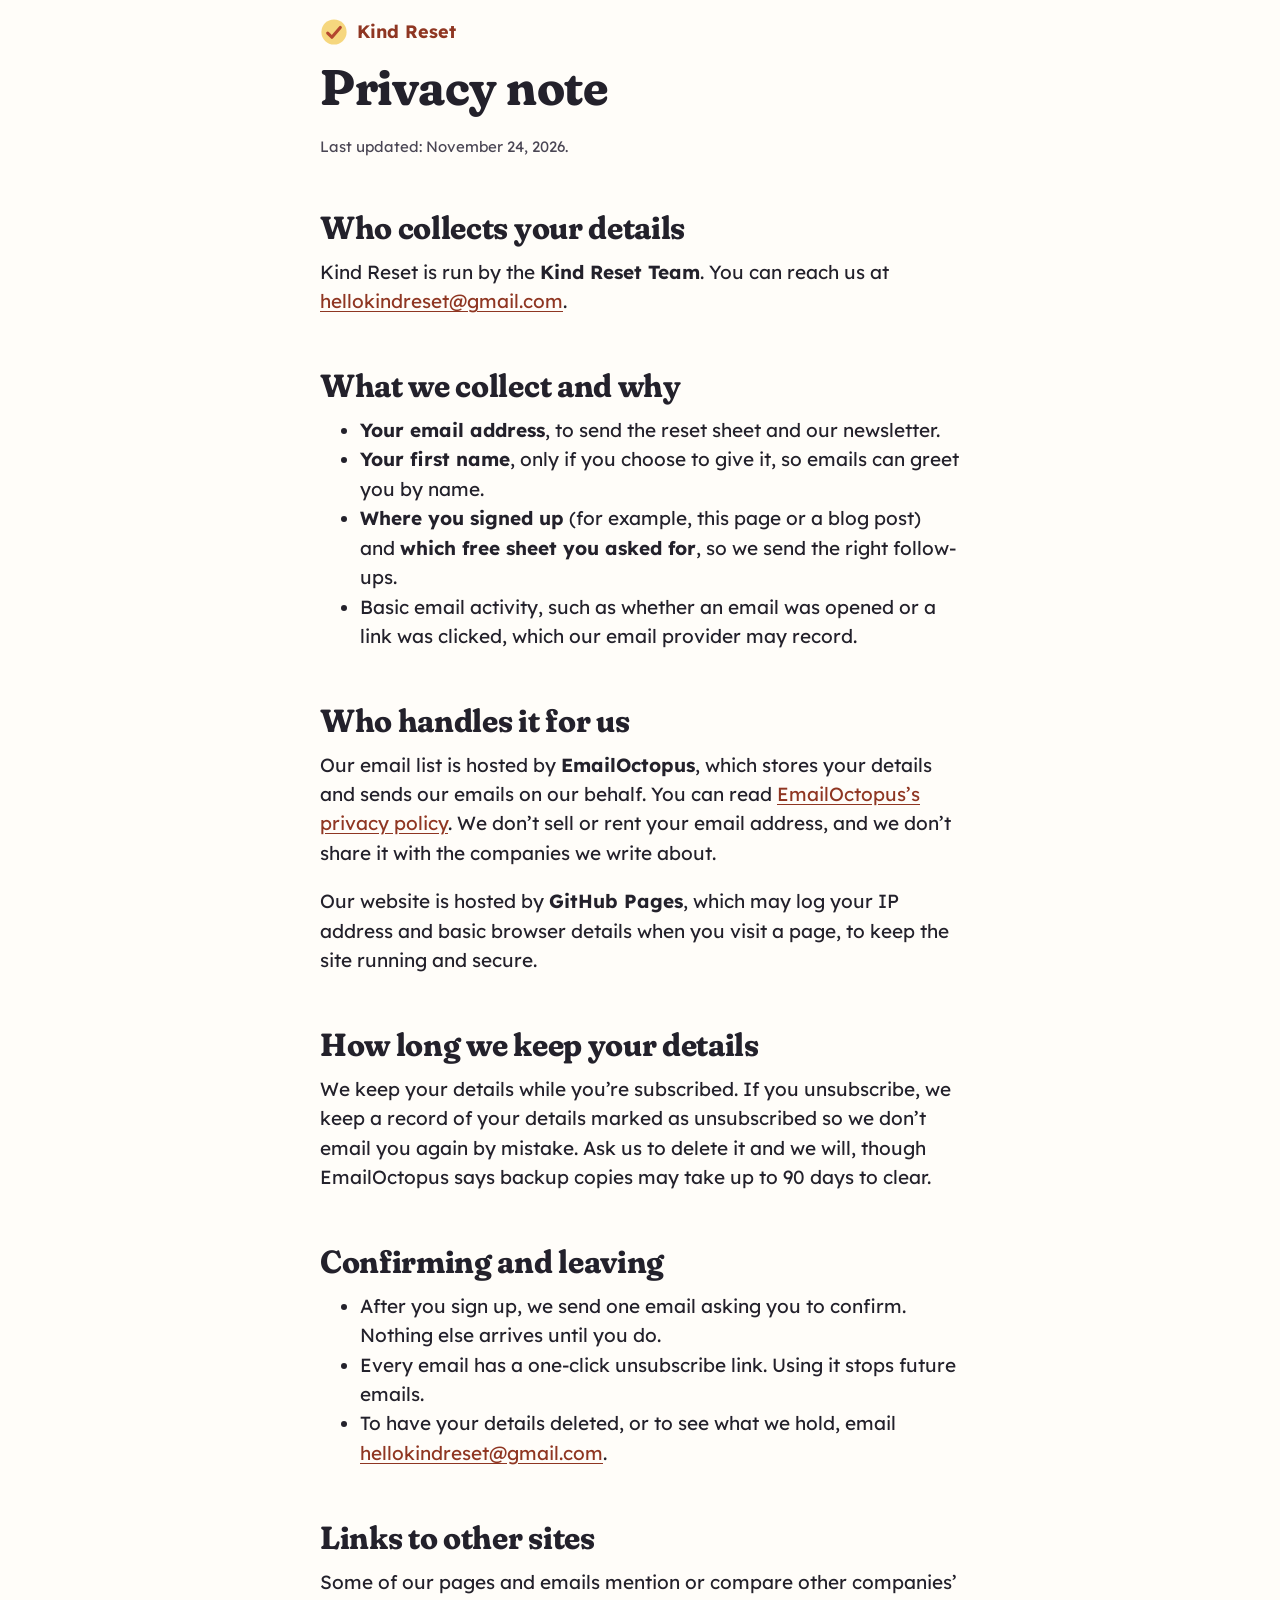
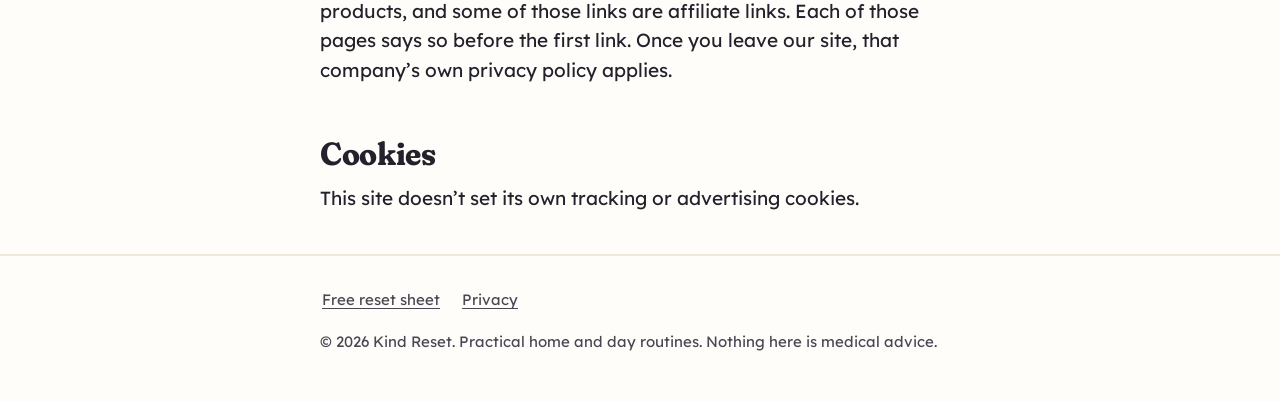
<file: privacy.html>
<!doctype html>
<html lang="en">
<head>
<meta charset="utf-8">
<meta name="viewport" content="width=device-width, initial-scale=1">
<title>Privacy note · Kind Reset</title>
<meta name="description" content="How Kind Reset handles your email address.">

<link rel="icon" href="favicon.svg" type="image/svg+xml">
<link rel="preload" href="fonts/lexend-kr.woff2" as="font" type="font/woff2" crossorigin>
<link rel="stylesheet" href="styles.css">
</head>
<body>
<header class="site-header"><div class="wrap"><a class="logo" href="index.html"><svg viewBox="0 0 40 40" aria-hidden="true"><circle cx="20" cy="20" r="18" fill="#f6d77e"/><path d="M11 21.5l6 6 12-14" fill="none" stroke="#b4472f" stroke-width="4.5" stroke-linecap="round" stroke-linejoin="round"/></svg>Kind Reset</a></div></header>
<main class="wrap">
  <h1>Privacy note</h1>
  <p class="muted small">Last updated: November 24, 2026.</p>
  <!-- Plain-language draft, not legal advice. Owner presents as a team; no personal name or street address on any page. -->

  <h2>Who collects your details</h2>
  <p>Kind Reset is run by the <strong>Kind Reset Team</strong>. You can reach us at <a href="mailto:hellokindreset@gmail.com">hellokindreset@gmail.com</a>.</p>

  <h2>What we collect and why</h2>
  <ul>
    <li><strong>Your email address</strong>, to send the reset sheet and our newsletter.</li>
    <li><strong>Your first name</strong>, only if you choose to give it, so emails can greet you by name.</li>
    <li><strong>Where you signed up</strong> (for example, this page or a blog post) and <strong>which free sheet you asked for</strong>, so we send the right follow-ups.</li>
    <li>Basic email activity, such as whether an email was opened or a link was clicked, which our email provider may record.</li>
  </ul>

  <h2>Who handles it for us</h2>
  <p>Our email list is hosted by <strong>EmailOctopus</strong>, which stores your details and sends our emails on our behalf. You can read <a href="https://emailoctopus.com/legal/privacy" rel="noopener">EmailOctopus’s privacy policy</a>. <!-- Link checked 2026-11-15: HTTP 200, "Privacy and Cookie Policy", last updated 1 October 2026. --> We don’t sell or rent your email address, and we don’t share it with the companies we write about.</p>
  <p>Our website is hosted by <strong>GitHub Pages</strong>, which may log your IP address and basic browser details when you visit a page, to keep the site running and secure.</p>

  <h2>How long we keep your details</h2>
  <p>We keep your details while you’re subscribed. If you unsubscribe, we keep a record of your details marked as unsubscribed so we don’t email you again by mistake. Ask us to delete it and we will, though EmailOctopus says backup copies may take up to 90 days to clear.</p>

  <h2>Confirming and leaving</h2>
  <ul>
    <li>After you sign up, we send one email asking you to confirm. Nothing else arrives until you do.</li>
    <li>Every email has a one-click unsubscribe link. Using it stops future emails.</li>
    <li>To have your details deleted, or to see what we hold, email <a href="mailto:hellokindreset@gmail.com">hellokindreset@gmail.com</a>.</li>
  </ul>

  <h2>Links to other sites</h2>
  <p>Some of our pages and emails mention or compare other companies’ products, and some of those links are affiliate links. Each of those pages says so before the first link. Once you leave our site, that company’s own privacy policy applies.</p>

  <h2>Cookies</h2>
  <p>This site doesn’t set its own tracking or advertising cookies. <!-- Rechecked 2026-11-23 IST on the vault copy with the EmailOctopus embed loaded (form 7b22d070-e764-11f1-935c-251dbdf0d8b6): no cookies (first- or third-party), no localStorage, no sessionStorage, no Set-Cookie headers. The form loads a script from eomail5.com and a Powered-by image from gallery.eo.page. Visible line left as-is. Date left unchanged until the form is live. --></p>
</main>
<footer class="site-footer"><div class="wrap">
  <nav aria-label="Footer"><a href="index.html">Free reset sheet</a><a href="privacy.html">Privacy</a></nav>
  <p>© 2026 Kind Reset. Practical home and day routines. Nothing here is medical advice.</p>
</div></footer>
</body>
</html>
</file>
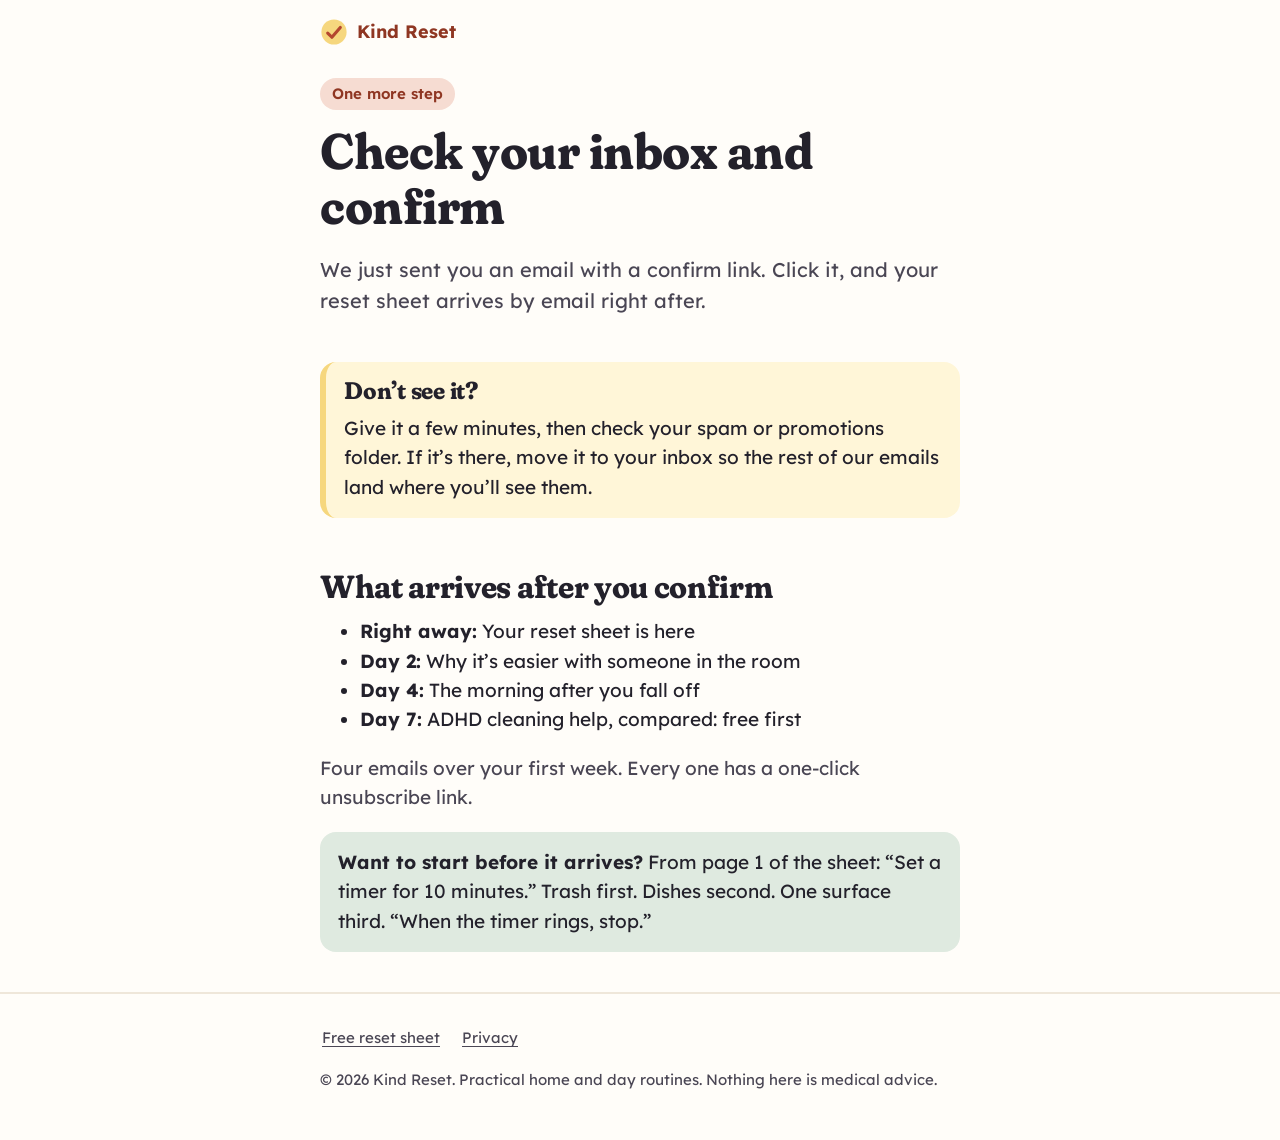
<file: thank-you.html>
<!doctype html>
<html lang="en">
<head>
<meta charset="utf-8">
<meta name="viewport" content="width=device-width, initial-scale=1">
<title>Check your inbox to confirm · Kind Reset</title>
<meta name="description" content="Confirm your email to get The 10-Minute No-Shame Reset.">
<meta name="robots" content="noindex">
<link rel="icon" href="favicon.svg" type="image/svg+xml">
<link rel="preload" href="fonts/lexend-kr.woff2" as="font" type="font/woff2" crossorigin>
<link rel="stylesheet" href="styles.css">
</head>
<body>
<header class="site-header"><div class="wrap"><a class="logo" href="index.html"><svg viewBox="0 0 40 40" aria-hidden="true"><circle cx="20" cy="20" r="18" fill="#f6d77e"/><path d="M11 21.5l6 6 12-14" fill="none" stroke="#b4472f" stroke-width="4.5" stroke-linecap="round" stroke-linejoin="round"/></svg>Kind Reset</a></div></header>
<main class="wrap">
  <!-- Reached via the EmailOctopus form's Redirect URL setting, right after submit and BEFORE the
       person confirms (double opt-in is ON). So this page must not deliver the PDF: the sheet goes
       out only in email 00 (Email/Nothing Sticks Reset/00 Delivery.md) after they confirm.
       Email list below mirrors Email/Nothing Sticks Reset/Sequence Overview.md (checked 2026-11-15). -->
  <section class="hero">
    <span class="eyebrow">One more step</span>
    <h1>Check your inbox and confirm</h1>
    <p class="lede">We just sent you an email with a confirm link. Click it, and your reset sheet arrives by email right after.</p>
  </section>

  <section class="callout butter">
    <h2 style="margin-top:0;font-size:24px">Don’t see it?</h2>
    <p>Give it a few minutes, then check your spam or promotions folder. If it’s there, move it to your inbox so the rest of our emails land where you’ll see them.</p>
  </section>

  <h2>What arrives after you confirm</h2>
  <ul>
    <li><strong>Right away:</strong> Your reset sheet is here</li>
    <li><strong>Day 2:</strong> Why it’s easier with someone in the room</li>
    <li><strong>Day 4:</strong> The morning after you fall off</li>
    <li><strong>Day 7:</strong> ADHD cleaning help, compared: free first</li>
  </ul>
  <p class="muted">Four emails over your first week. Every one has a one-click unsubscribe link.</p>

  <section class="callout sage">
    <p><strong>Want to start before it arrives?</strong> From page 1 of the sheet: “Set a timer for 10 minutes.” Trash first. Dishes second. One surface third. “When the timer rings, stop.”</p>
  </section>
</main>
<footer class="site-footer"><div class="wrap">
  <nav aria-label="Footer"><a href="index.html">Free reset sheet</a><a href="privacy.html">Privacy</a></nav>
  <p>© 2026 Kind Reset. Practical home and day routines. Nothing here is medical advice.</p>
</div></footer>
</body>
</html>
</file>
<file: styles.css>
/* Kind Reset site styles. Phone-first, no framework, two self-hosted fonts (OFL). */
@font-face { font-family: "Fraunces KR"; src: url("fonts/fraunces-kr.woff2") format("woff2"); font-weight: 600 700; font-display: swap; }
@font-face { font-family: "Lexend KR"; src: url("fonts/lexend-kr.woff2") format("woff2"); font-weight: 300 800; font-display: swap; }

:root {
  --ink: #23212b; --soft-ink: #4a4654; --cream: #fff8ee; --paper: #fffdf9;
  --clay: #b4472f; --clay-dark: #8f3622; --clay-light: #f6dcd2;
  --sage: #5f8669; --sage-dark: #3f6149; --sage-light: #dfeae0; --butter: #f6d77e;
  --radius: 16px; --max: 680px;
}
* { box-sizing: border-box; }
html { -webkit-text-size-adjust: 100%; }
body { margin: 0; background: var(--paper); color: var(--ink);
       font: 400 18px/1.55 "Lexend KR", system-ui, -apple-system, "Segoe UI", sans-serif; }
img, svg { max-width: 100%; }
a { color: var(--clay-dark); text-underline-offset: 3px; }
a:hover { color: var(--clay); }
:focus-visible { outline: 3px solid var(--sage-dark); outline-offset: 3px; border-radius: 4px; }

.wrap { max-width: var(--max); margin: 0 auto; padding: 0 20px; }
.site-header { padding: 18px 0 6px; }
.logo { display: inline-flex; align-items: center; gap: 9px; font-weight: 700; color: var(--clay-dark); text-decoration: none; font-size: 18px; }
.logo svg { width: 28px; height: 28px; }

h1, h2, h3 { font-family: "Fraunces KR", Georgia, serif; font-weight: 700; line-height: 1.1; letter-spacing: -.01em; margin: 0 0 .4em; }
h1 { font-size: clamp(32px, 8.4vw, 50px); }
h2 { font-size: clamp(24px, 5.6vw, 32px); margin-top: 1.6em; }
h3 { font-size: 22px; margin-top: 1.2em; }
p, ul, ol { margin: 0 0 1em; }
.lede { font-size: 20px; color: var(--soft-ink); }
.muted { color: var(--soft-ink); }
.small { font-size: 15px; }

/* hero */
.hero { padding: 18px 0 8px; }
.eyebrow { display: inline-block; background: var(--clay-light); color: var(--clay-dark); font-weight: 600; font-size: 15px;
           padding: 4px 12px; border-radius: 999px; margin-bottom: 14px; }

/* opt-in card */
.optin { background: var(--cream); border: 2px solid #efe3cf; border-radius: var(--radius); padding: 22px 20px; margin: 22px 0; }
.optin h2 { margin-top: 0; font-size: 26px; }
.field { margin-bottom: 14px; }
.field label { display: block; font-weight: 600; font-size: 16px; margin-bottom: 6px; }
.field .opt { font-weight: 400; color: var(--soft-ink); }
.field input[type=email], .field input[type=text] {
  width: 100%; font: inherit; font-size: 18px; padding: 13px 14px; border: 2px solid #b9b2a6; border-radius: 12px; background: #fff; color: var(--ink); }
.field input:focus { border-color: var(--sage-dark); outline: none; box-shadow: 0 0 0 3px var(--sage-light); }
.consent { display: flex; gap: 10px; align-items: flex-start; font-size: 16px; margin: 4px 0 18px; }
.consent input { width: 24px; height: 24px; margin-top: 2px; flex: 0 0 auto; accent-color: var(--sage-dark); }
.btn { display: inline-block; width: 100%; text-align: center; font: inherit; font-weight: 700; font-size: 19px; line-height: 1.2;
       background: var(--clay); color: #fff; border: 0; border-radius: 12px; padding: 16px 20px; cursor: pointer; text-decoration: none; }
.btn:hover { background: var(--clay-dark); color: #fff; }
.btn.secondary { background: var(--sage-dark); }
.btn.secondary:hover { background: #2f4a37; }
.fineprint { font-size: 15px; color: var(--soft-ink); margin: 12px 0 0; }
.steps-next { margin: 12px 0 0; padding-left: 1.2em; font-size: 15.5px; color: var(--soft-ink); }
.steps-next li { margin-bottom: 4px; }
.placeholder-note { display: none; margin-top: 12px; padding: 10px 12px; border-radius: 10px; background: #fff3c4; border: 2px dashed #c9a227; font-size: 15px; }
.placeholder-note.show { display: block; }
.dev-flag { font-size: 14px; font-weight: 700; letter-spacing: .04em; text-transform: uppercase; color: #7a5d00; background: #fff3c4;
            border: 2px dashed #c9a227; border-radius: 8px; padding: 4px 8px; display: inline-block; margin-bottom: 12px; }

/* inside the sheet */
.inside { list-style: none; padding: 0; margin: 0; display: grid; gap: 12px; }
.inside li { display: flex; gap: 12px; align-items: flex-start; }
.inside .dot { flex: 0 0 auto; width: 34px; height: 34px; border-radius: 50%; background: var(--sage-dark); color: #fff; /* 6.96:1 vs white */
               font-family: "Fraunces KR", serif; font-weight: 700; display: flex; align-items: center; justify-content: center; margin-top: 1px; }
.preview { display: grid; grid-template-columns: 1fr 1fr; gap: 12px; margin: 18px 0 6px; }
.preview img { width: 100%; height: auto; border-radius: 8px; box-shadow: 0 2px 10px rgba(35,33,43,.14); border: 1px solid #eee5d8; }

/* callouts */
.callout { border-radius: var(--radius); padding: 16px 18px; margin: 18px 0; }
.callout p:last-child { margin-bottom: 0; }
.callout.sage { background: var(--sage-light); }
.callout.clay { background: var(--clay-light); }
.callout.butter { background: #fff6d8; border-left: 6px solid var(--butter); }
.disclosure { background: #fff6d8; border-bottom: 2px solid #ecd58f; font-size: 16px; }
.disclosure .wrap { padding-top: 12px; padding-bottom: 12px; }
.disclosure strong { color: var(--ink); }

/* comparison */
.tool { border: 2px solid #eadfcd; border-radius: var(--radius); padding: 18px; margin: 18px 0; background: #fff; }
.tool h3 { margin-top: 0; }
.tool dl { margin: 0 0 14px; display: grid; grid-template-columns: 1fr; gap: 2px 14px; }
.tool dt { font-weight: 700; font-size: 15px; color: var(--soft-ink); margin-top: 8px; }
.tool dd { margin: 0; }
.table-scroll { overflow-x: auto; margin: 16px 0; border-radius: 12px; border: 2px solid #eadfcd; }
table { border-collapse: collapse; width: 100%; min-width: 560px; font-size: 16px; background: #fff; }
th, td { text-align: left; vertical-align: top; padding: 10px 12px; border-bottom: 1px solid #eee5d8; }
th { background: var(--cream); font-weight: 700; }
.asof { font-size: 14.5px; color: var(--soft-ink); }

.site-footer { margin-top: 40px; padding: 22px 0 34px; border-top: 2px solid #efe7da; font-size: 15px; color: var(--soft-ink); }
.site-footer a { color: var(--soft-ink); }
.site-footer nav { display: flex; flex-wrap: wrap; gap: 4px 18px; margin-bottom: 8px; }
.site-footer nav a { display: inline-flex; align-items: center; min-height: 44px; padding: 0 2px; } /* WCAG 2.2 target size */

@media (min-width: 720px) {
  body { font-size: 19px; }
  .optin { padding: 28px 30px; }
  .tool dl { grid-template-columns: 170px 1fr; }
  .tool dt { margin-top: 0; }
  .btn { width: auto; min-width: 280px; }
}

/* comparison table: stack into labelled rows on phones */
@media (max-width: 599px) {
  .table-scroll { overflow: visible; border: 0; }
  table { min-width: 0; background: transparent; }
  thead { position: absolute; width: 1px; height: 1px; overflow: hidden; clip: rect(0 0 0 0); }
  table, tbody, tr, th, td { display: block; width: 100%; }
  tr { background: #fff; border: 2px solid #eadfcd; border-radius: 12px; margin-bottom: 12px; overflow: hidden; }
  tbody th { background: var(--cream); font-size: 17px; }
  td { display: grid; grid-template-columns: 92px 1fr; gap: 10px; }
  td::before { content: attr(data-label); font-weight: 700; color: var(--soft-ink); }
  tr td:last-child { border-bottom: 0; }
}

/* EmailOctopus embed: match Kind Reset type, colours, and stacked layout.
   Higher specificity than the injected form stylesheet so these win. */
.optin [data-form="7b22d070-e764-11f1-935c-251dbdf0d8b6"] {
  --text-colour: var(--ink);
  --font-family: "Lexend KR", system-ui, -apple-system, "Segoe UI", sans-serif;
  max-width: 100% !important;
}
.optin [data-form="7b22d070-e764-11f1-935c-251dbdf0d8b6"] .form-container {
  max-width: none;
  margin: 0;
}
.optin [data-form="7b22d070-e764-11f1-935c-251dbdf0d8b6"] .emailoctopus-form-wrapper {
  margin-top: 0;
}
.optin [data-form="7b22d070-e764-11f1-935c-251dbdf0d8b6"] .emailoctopus-form {
  --label-size: 16px;
  --field-colour: #fff;
  --label-colour: var(--ink);
  --button-colour: var(--clay);
  --button-text-colour: #fff;
  --field-border-colour: #b9b2a6;
  --base-font-size: 18px;
  display: flex;
  flex-direction: column;
}
.optin [data-form="7b22d070-e764-11f1-935c-251dbdf0d8b6"] .main-form,
.optin [data-form="7b22d070-e764-11f1-935c-251dbdf0d8b6"] [eo-form-fields-container] {
  display: contents;
}
.optin [data-form="7b22d070-e764-11f1-935c-251dbdf0d8b6"] .emailoctopus-form-row {
  width: 100%;
  margin: 0 0 14px;
  min-width: 0;
}
.optin [data-form="7b22d070-e764-11f1-935c-251dbdf0d8b6"] .emailoctopus-form input:not([type=submit]):not([type=checkbox]) {
  width: 100%;
  font: inherit;
  font-size: 18px;
  padding: 13px 14px;
  border: 2px solid #b9b2a6;
  border-radius: 12px;
  background: #fff;
  color: var(--ink);
  line-height: 1.3;
}
.optin [data-form="7b22d070-e764-11f1-935c-251dbdf0d8b6"] .emailoctopus-form input:not([type=submit]):focus {
  border-color: var(--sage-dark);
  outline: none;
  box-shadow: 0 0 0 3px var(--sage-light);
}
.optin [data-form="7b22d070-e764-11f1-935c-251dbdf0d8b6"] .emailoctopus-form-row-consent {
  order: 10;
  display: flex;
  gap: 10px;
  align-items: flex-start;
  font-size: 16px;
  margin: 4px 0 18px;
  color: var(--ink);
}
.optin [data-form="7b22d070-e764-11f1-935c-251dbdf0d8b6"] .emailoctopus-form-row-consent input[type=checkbox] {
  width: 24px;
  height: 24px;
  min-width: 24px;
  margin: 2px 0 0;
  flex: 0 0 auto;
  accent-color: var(--sage-dark);
}
.optin [data-form="7b22d070-e764-11f1-935c-251dbdf0d8b6"] .emailoctopus-form-row-consent label {
  display: inline;
  font-size: 16px;
  color: var(--ink);
  font-family: inherit;
}
.optin [data-form="7b22d070-e764-11f1-935c-251dbdf0d8b6"] .emailoctopus-form input[type=submit] {
  order: 20;
  display: inline-block;
  width: 100%;
  text-align: center;
  font: inherit;
  font-weight: 700;
  font-size: 19px;
  line-height: 1.2;
  background: var(--clay);
  color: #fff;
  border: 0;
  border-radius: 12px;
  padding: 16px 20px;
  cursor: pointer;
  margin: 0;
}
.optin [data-form="7b22d070-e764-11f1-935c-251dbdf0d8b6"] .emailoctopus-form input[type=submit]:hover {
  background: var(--clay-dark);
  color: #fff;
}
.optin [data-form="7b22d070-e764-11f1-935c-251dbdf0d8b6"] .emailoctopus-success-message,
.optin [data-form="7b22d070-e764-11f1-935c-251dbdf0d8b6"] .emailoctopus-error-message {
  text-align: left;
  color: var(--ink) !important;
  font-weight: 600;
  margin: 0 0 12px;
}
@media (min-width: 720px) {
  .optin [data-form="7b22d070-e764-11f1-935c-251dbdf0d8b6"] .emailoctopus-form input[type=submit] {
    width: auto;
    min-width: 280px;
  }
}
</file>
